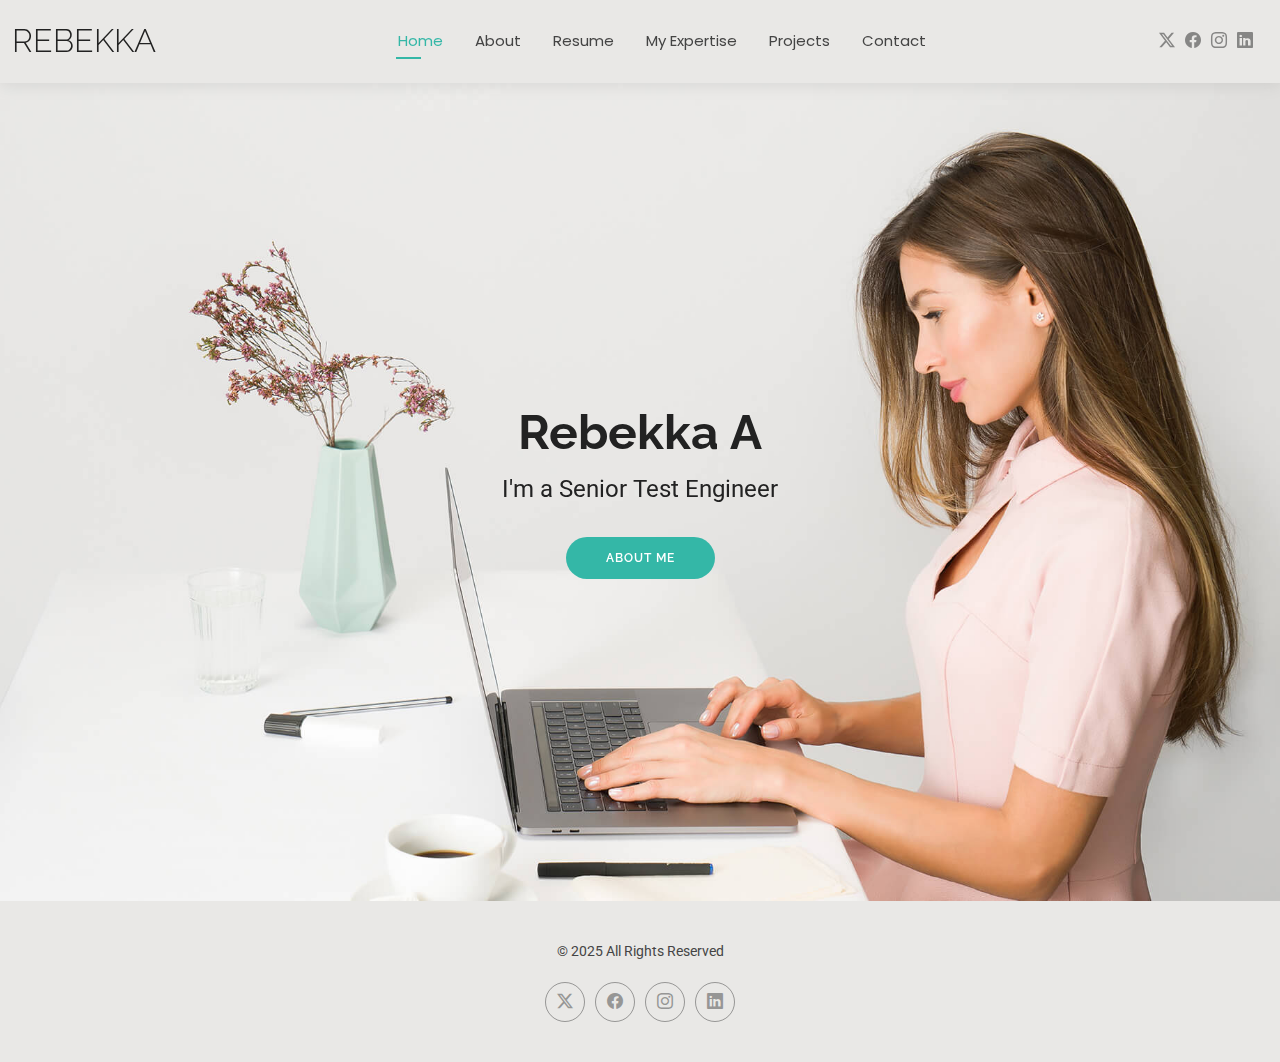
<file: index.html>
<!DOCTYPE html>
<html lang="en">

<head>
  <meta charset="utf-8">
  <meta content="width=device-width, initial-scale=1.0" name="viewport">
  <title>Index</title>
  <meta name="description" content="">
  <meta name="keywords" content="">

  <!-- Favicons -->
  <link href="assets/img/favicon.png" rel="icon">
  <link href="assets/img/apple-touch-icon.png" rel="apple-touch-icon">

  <!-- Fonts -->
  <link href="https://fonts.googleapis.com" rel="preconnect">
  <link href="https://fonts.gstatic.com" rel="preconnect" crossorigin>
  <link href="https://fonts.googleapis.com/css2?family=Roboto:ital,wght@0,100;0,300;0,400;0,500;0,700;0,900;1,100;1,300;1,400;1,500;1,700;1,900&family=Poppins:ital,wght@0,100;0,200;0,300;0,400;0,500;0,600;0,700;0,800;0,900;1,100;1,200;1,300;1,400;1,500;1,600;1,700;1,800;1,900&family=Raleway:ital,wght@0,100;0,200;0,300;0,400;0,500;0,600;0,700;0,800;0,900;1,100;1,200;1,300;1,400;1,500;1,600;1,700;1,800;1,900&display=swap" rel="stylesheet">

  <!-- Vendor CSS Files -->
  <link href="assets/vendor/bootstrap/css/bootstrap.min.css" rel="stylesheet">
  <link href="assets/vendor/bootstrap-icons/bootstrap-icons.css" rel="stylesheet">
  <link href="assets/vendor/aos/aos.css" rel="stylesheet">
  <link href="assets/vendor/swiper/swiper-bundle.min.css" rel="stylesheet">
  <link href="assets/vendor/glightbox/css/glightbox.min.css" rel="stylesheet">

  <!-- Main CSS File -->
  <link href="assets/css/main.css" rel="stylesheet">

  <!-- =======================================================
  * Template Name: Kelly
  * Template URL: https://bootstrapmade.com/kelly-free-bootstrap-cv-resume-html-template/
  * Updated: Aug 07 2024 with Bootstrap v5.3.3
  * Author: BootstrapMade.com
  * License: https://bootstrapmade.com/license/
  ======================================================== -->
</head>

<body class="index-page">

  <header id="header" class="header d-flex align-items-center light-background sticky-top">
    <div class="container-fluid position-relative d-flex align-items-center justify-content-between">

      <a href="index.html" class="logo d-flex align-items-center me-auto me-xl-0">
        <!-- Uncomment the line below if you also wish to use an image logo -->
        <!-- <img src="assets/img/logo.png" alt=""> -->
        <h1 class="sitename">Rebekka</h1>
      </a>

      <nav id="navmenu" class="navmenu">
        <ul>
          <li><a href="index.html" class="active">Home</a></li>
          <li><a href="about.html">About</a></li>
          <li><a href="resume.html">Resume</a></li>
          <li><a href="MyExpertise.html">My Expertise</a></li>
          <li><a href="portfolio.html">Projects</a></li>
           <!--<li class="dropdown"><a href="#"><span>Dropdown</span> <i class="bi bi-chevron-down toggle-dropdown"></i></a>
            <ul>
              <li><a href="#">Dropdown 1</a></li>
              <li class="dropdown"><a href="#"><span>Deep Dropdown</span> <i class="bi bi-chevron-down toggle-dropdown"></i></a>
                <ul>
                  <li><a href="#">Deep Dropdown 1</a></li>
                  <li><a href="#">Deep Dropdown 2</a></li>
                  <li><a href="#">Deep Dropdown 3</a></li>
                  <li><a href="#">Deep Dropdown 4</a></li>
                  <li><a href="#">Deep Dropdown 5</a></li>
                </ul>
              </li>
              <li><a href="#">Dropdown 2</a></li>
              <li><a href="#">Dropdown 3</a></li>
              <li><a href="#">Dropdown 4</a></li>
            </ul>
          </li>-->
          <li><a href="contact.html">Contact</a></li>
        </ul>
        <i class="mobile-nav-toggle d-xl-none bi bi-list"></i>
      </nav>

      <div class="header-social-links">
        <a href="#" class="twitter"><i class="bi bi-twitter-x"></i></a>
        <a href="#" class="facebook"><i class="bi bi-facebook"></i></a>
        <a href="#" class="instagram"><i class="bi bi-instagram"></i></a>
        <a href="#" class="linkedin"><i class="bi bi-linkedin"></i></a>
      </div>

    </div>
  </header>

  <main class="main">

    <!-- Hero Section -->
    <section id="hero" class="hero section">

      <img src="assets/img/hero-bg.jpg" alt="" data-aos="fade-in">

      <div class="container text-center" data-aos="zoom-out" data-aos-delay="100">
        <div class="row justify-content-center">
          <div class="col-lg-8">
            <h2>Rebekka A</h2>
            <p>I'm a Senior Test Engineer</p>
            <a href="about.html" class="btn-get-started">About Me</a>
          </div>
        </div>
      </div>

    </section><!-- /Hero Section -->

  </main>

  <footer id="footer" class="footer light-background">

    <div class="container">
      <div class="copyright text-center ">
        <p>© <span>2025</span> <span>All Rights Reserved<br></span></p>
      </div>
      <div class="social-links d-flex justify-content-center">
        <a href=""><i class="bi bi-twitter-x"></i></a>
        <a href="https://www.facebook.com/samrebey.samrebey/"><i class="bi bi-facebook"></i></a>
        <a href=""><i class="bi bi-instagram"></i></a>
        <a href=""><i class="bi bi-linkedin"></i></a>
      </div>
    </div>

  </footer>

  <!-- Scroll Top -->
  <a href="#" id="scroll-top" class="scroll-top d-flex align-items-center justify-content-center"><i class="bi bi-arrow-up-short"></i></a>

  <!-- Preloader -->
  <div id="preloader"></div>

  <!-- Vendor JS Files -->
  <script src="assets/vendor/bootstrap/js/bootstrap.bundle.min.js"></script>
  <script src="assets/vendor/php-email-form/validate.js"></script>
  <script src="assets/vendor/aos/aos.js"></script>
  <script src="assets/vendor/waypoints/noframework.waypoints.js"></script>
  <script src="assets/vendor/purecounter/purecounter_vanilla.js"></script>
  <script src="assets/vendor/swiper/swiper-bundle.min.js"></script>
  <script src="assets/vendor/glightbox/js/glightbox.min.js"></script>
  <script src="assets/vendor/imagesloaded/imagesloaded.pkgd.min.js"></script>
  <script src="assets/vendor/isotope-layout/isotope.pkgd.min.js"></script>

  <!-- Main JS File -->
  <script src="assets/js/main.js"></script>

</body>

</html>
</file>
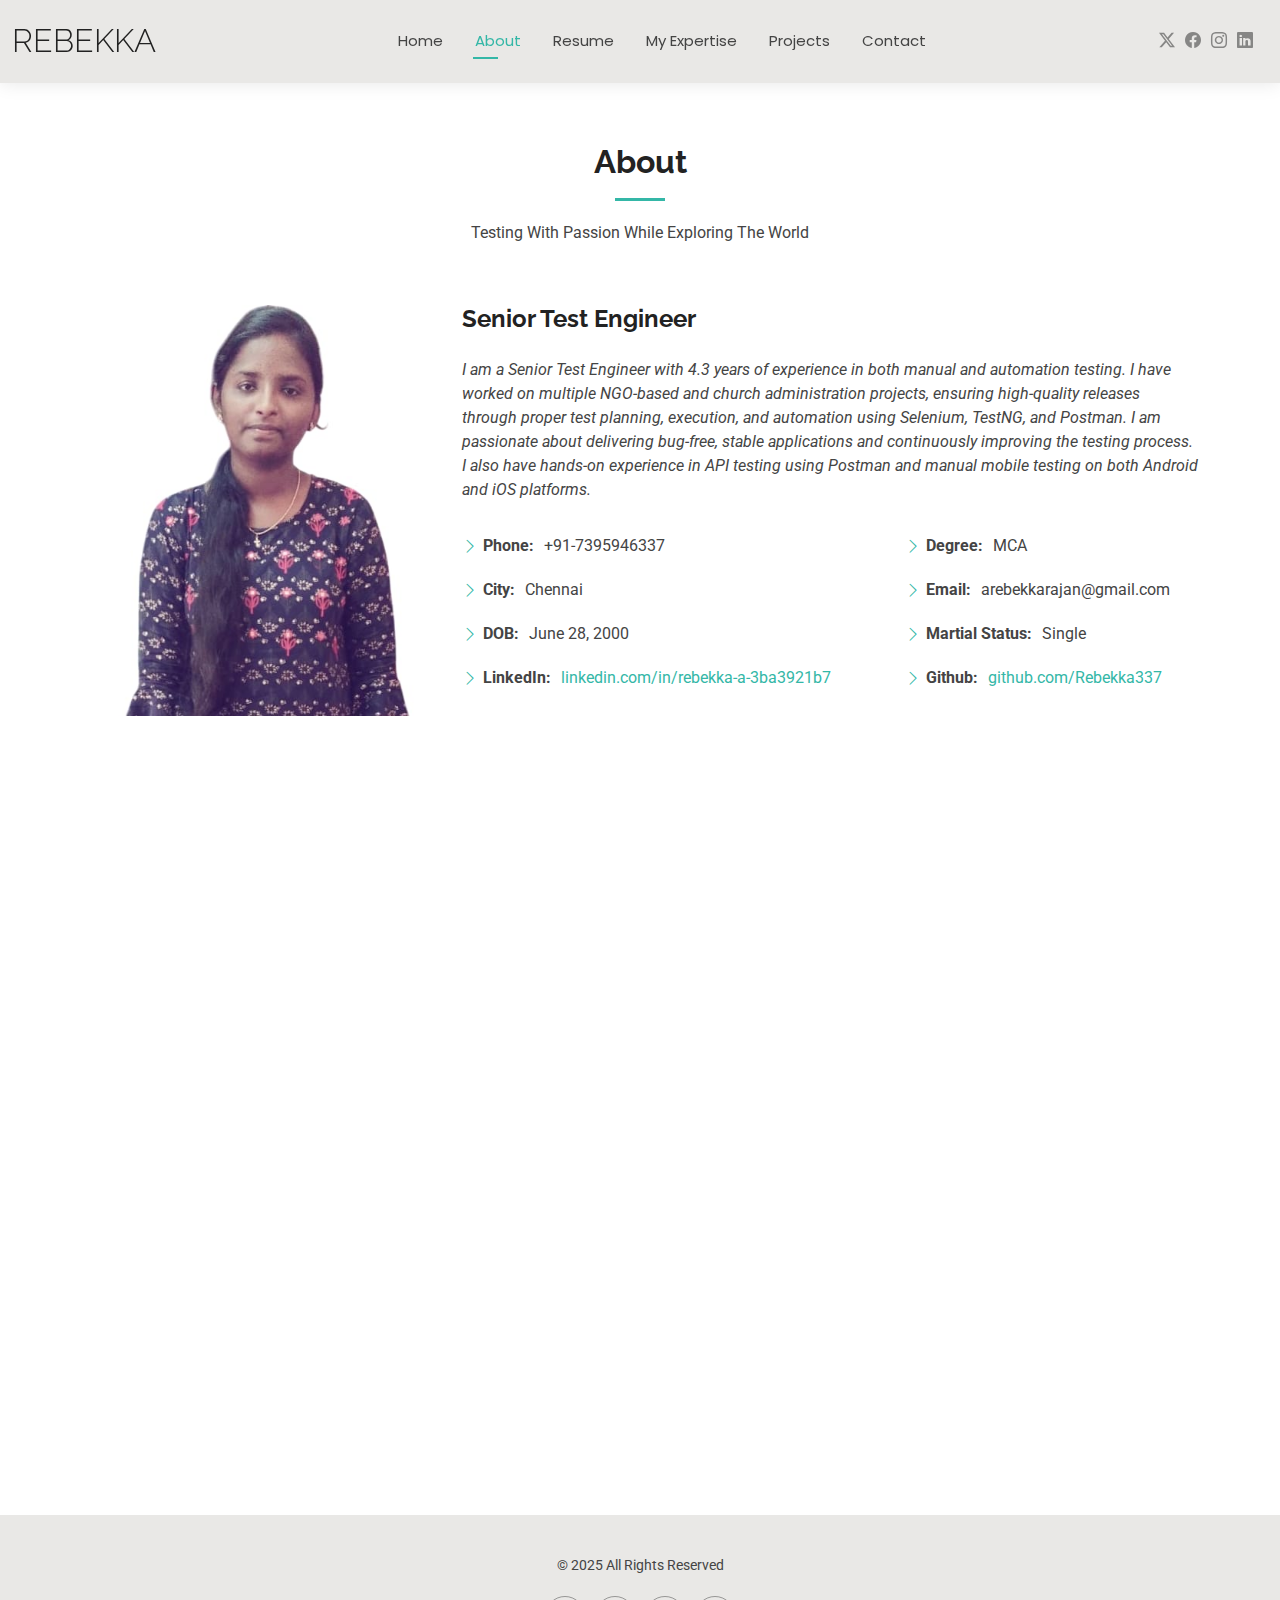
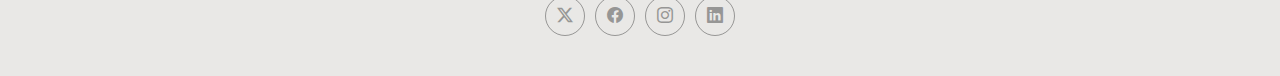
<file: about.html>
<!DOCTYPE html>
<html lang="en">

<head>
  <meta charset="utf-8">
  <meta content="width=device-width, initial-scale=1.0" name="viewport">
  <title>About</title>
  <meta name="description" content="">
  <meta name="keywords" content="">

  <!-- Favicons -->
  <link href="assets/img/favicon.png" rel="icon">
  <link href="assets/img/apple-touch-icon.png" rel="apple-touch-icon">

  <!-- Fonts -->
  <link href="https://fonts.googleapis.com" rel="preconnect">
  <link href="https://fonts.gstatic.com" rel="preconnect" crossorigin>
  <link href="https://fonts.googleapis.com/css2?family=Roboto:ital,wght@0,100;0,300;0,400;0,500;0,700;0,900;1,100;1,300;1,400;1,500;1,700;1,900&family=Poppins:ital,wght@0,100;0,200;0,300;0,400;0,500;0,600;0,700;0,800;0,900;1,100;1,200;1,300;1,400;1,500;1,600;1,700;1,800;1,900&family=Raleway:ital,wght@0,100;0,200;0,300;0,400;0,500;0,600;0,700;0,800;0,900;1,100;1,200;1,300;1,400;1,500;1,600;1,700;1,800;1,900&display=swap" rel="stylesheet">

  <!-- Vendor CSS Files -->
  <link href="assets/vendor/bootstrap/css/bootstrap.min.css" rel="stylesheet">
  <link href="assets/vendor/bootstrap-icons/bootstrap-icons.css" rel="stylesheet">
  <link href="assets/vendor/aos/aos.css" rel="stylesheet">
  <link href="assets/vendor/swiper/swiper-bundle.min.css" rel="stylesheet">
  <link href="assets/vendor/glightbox/css/glightbox.min.css" rel="stylesheet">

  <!-- Main CSS File -->
  <link href="assets/css/main.css" rel="stylesheet">

  <!-- =======================================================
  * Template Name: Kelly
  * Template URL: https://bootstrapmade.com/kelly-free-bootstrap-cv-resume-html-template/
  * Updated: Aug 07 2024 with Bootstrap v5.3.3
  * Author: BootstrapMade.com
  * License: https://bootstrapmade.com/license/
  ======================================================== -->
</head>

<body class="about-page">

  <header id="header" class="header d-flex align-items-center light-background sticky-top">
    <div class="container-fluid position-relative d-flex align-items-center justify-content-between">

      <a href="index.html" class="logo d-flex align-items-center me-auto me-xl-0">
        <!-- Uncomment the line below if you also wish to use an image logo -->
        <!-- <img src="assets/img/logo.png" alt=""> -->
        <h1 class="sitename">Rebekka</h1>
      </a>

      <nav id="navmenu" class="navmenu">
        <ul>
          <li><a href="index.html">Home</a></li>
          <li><a href="about.html" class="active">About</a></li>
          <li><a href="resume.html">Resume</a></li>
          <li><a href="MyExpertise.html">My Expertise</a></li>
          <li><a href="portfolio.html">Projects</a></li>
         <!--  <li class="dropdown"><a href="#"><span>Dropdown</span> <i class="bi bi-chevron-down toggle-dropdown"></i></a>
            <ul>
              <li><a href="#">Dropdown 1</a></li>
              <li class="dropdown"><a href="#"><span>Deep Dropdown</span> <i class="bi bi-chevron-down toggle-dropdown"></i></a>
                <ul>
                  <li><a href="#">Deep Dropdown 1</a></li>
                  <li><a href="#">Deep Dropdown 2</a></li>
                  <li><a href="#">Deep Dropdown 3</a></li>
                  <li><a href="#">Deep Dropdown 4</a></li>
                  <li><a href="#">Deep Dropdown 5</a></li>
                </ul>
              </li>
              <li><a href="#">Dropdown 2</a></li>
              <li><a href="#">Dropdown 3</a></li>
              <li><a href="#">Dropdown 4</a></li>
            </ul>
          </li>-->
          <li><a href="contact.html">Contact</a></li>
        </ul>
        <i class="mobile-nav-toggle d-xl-none bi bi-list"></i>
      </nav>

      <div class="header-social-links">
        <a href="#" class="twitter"><i class="bi bi-twitter-x"></i></a>
        <a href="https://www.facebook.com/samrebey.samrebey/" class="facebook"><i class="bi bi-facebook"></i></a>
        <a href="#" class="instagram"><i class="bi bi-instagram"></i></a>
        <a href="#" class="linkedin"><i class="bi bi-linkedin"></i></a>
      </div>

    </div>
  </header>

  <main class="main">

    <!-- About Section -->
    <section id="about" class="about section">

      <!-- Section Title -->
      <div class="container section-title" data-aos="fade-up">
        <h2>About</h2>
        <p>Testing With Passion While Exploring The World</p>
      </div><!-- End Section Title -->

      <div class="container" data-aos="fade-up" data-aos-delay="100">

        <div class="row gy-4 justify-content-center">
          <div class="col-lg-4">
            <img src="assets/img/profile-img.jpg" class="img-fluid" alt="">
          </div>
          <div class="col-lg-8 content">
            <h2>Senior Test Engineer</h2>
            <p class="fst-italic py-3">
              I am a Senior Test Engineer with 4.3 years of experience in both manual and automation testing. I have worked on multiple NGO-based and church administration projects, ensuring high-quality releases through proper test planning, execution, and automation using Selenium, TestNG, and Postman. I am passionate about delivering bug-free, stable applications and continuously improving the testing process. I also have hands-on experience in API testing using Postman and manual mobile testing on both Android and iOS platforms.
            </p>
            <div class="row">
              <div class="col-lg-7">
                <ul>
                  <li><i class="bi bi-chevron-right"></i> <strong>Phone:</strong> <span>+91-7395946337</span></li>
                  <li><i class="bi bi-chevron-right"></i> <strong>City:</strong> <span>Chennai</span></li>
                  <li><i class="bi bi-chevron-right"></i> <strong>DOB:</strong> <span>June 28, 2000</span></li>
                  <li><i class="bi bi-chevron-right"></i> <strong>LinkedIn:</strong> <a href="https://www.linkedin.com/in/rebekka-a-3ba3921b7" target="_blank">linkedin.com/in/rebekka-a-3ba3921b7</a></li>
                </ul>
              </div>
              <div class="col-lg-5">
                <ul>
                  <li><i class="bi bi-chevron-right"></i> <strong>Degree:</strong> <span>MCA</span></li>
                  <li><i class="bi bi-chevron-right"></i> <strong>Email:</strong> <span>arebekkarajan@gmail.com</span></li>
                  <li><i class="bi bi-chevron-right"></i> <strong>Martial Status:</strong> <span>Single</span></li>
                  <li><i class="bi bi-chevron-right"></i> <strong>Github:</strong> <a href="https://github.com/Rebekka337" target="_blank">github.com/Rebekka337</a></li>
                </ul>
              </div>
            </div>
          </div>
        </div>

      </div>

    </section><!-- /About Section -->

    <!-- Skills Section -->
    <section id="skills" class="skills section">

      <!-- Section Title -->
      <div class="container section-title" data-aos="fade-up">
        <h2>Skills</h2>
        <p></p>
      </div><!-- End Section Title -->

      <div class="container" data-aos="fade-up" data-aos-delay="100">

        <div class="row skills-content skills-animation">

          <div class="col-lg-6">

            <div class="progress">
              <span class="skill"><span>Selenium WebDriver with Java</span> <i class="val">100%</i></span>
              <div class="progress-bar-wrap">
                <div class="progress-bar" role="progressbar" aria-valuenow="100" aria-valuemin="0" aria-valuemax="100"></div>
              </div>
            </div><!-- End Skills Item -->

            <div class="progress">
              <span class="skill"><span>TestNG Framework</span> <i class="val">90%</i></span>
              <div class="progress-bar-wrap">
                <div class="progress-bar" role="progressbar" aria-valuenow="90" aria-valuemin="0" aria-valuemax="100"></div>
              </div>
            </div><!-- End Skills Item -->

            <div class="progress">
              <span class="skill"><span>Maven for Build Management</span> <i class="val">90%</i></span>
              <div class="progress-bar-wrap">
                <div class="progress-bar" role="progressbar" aria-valuenow="90" aria-valuemin="0" aria-valuemax="100"></div>
              </div>
            </div><!-- End Skills Item -->

          </div>

          <div class="col-lg-6">

            <div class="progress">
              <span class="skill"><span>Page Object Model (POM) Design</span> <i class="val">100%</i></span>
              <div class="progress-bar-wrap">
                <div class="progress-bar" role="progressbar" aria-valuenow="100" aria-valuemin="0" aria-valuemax="100"></div>
              </div>
            </div><!-- End Skills Item -->

            <div class="progress">
              <span class="skill"><span></span>Data-Driven Testing (Apache POI) <i class="val">100%</i></span>
              <div class="progress-bar-wrap">
                <div class="progress-bar" role="progressbar" aria-valuenow="100" aria-valuemin="0" aria-valuemax="100"></div>
              </div>
            </div><!-- End Skills Item -->

            <div class="progress">
              <span class="skill"><span>Git & GitHub for Version Control</span> <i class="val">90%</i></span>
              <div class="progress-bar-wrap">
                <div class="progress-bar" role="progressbar" aria-valuenow="90" aria-valuemin="0" aria-valuemax="100"></div>
              </div>
            </div><!-- End Skills Item -->

          </div>

          <div class="col-lg-6">

            <div class="progress">
              <span class="skill"><span>Cross-browser Testing</span> <i class="val">95%</i></span>
              <div class="progress-bar-wrap">
                <div class="progress-bar" role="progressbar" aria-valuenow="95" aria-valuemin="0" aria-valuemax="100"></div>
              </div>
            </div><!-- End Skills Item -->

            <div class="progress">
              <span class="skill"><span></span>Jenkins for CI/CD Integration <i class="val">90%</i></span>
              <div class="progress-bar-wrap">
                <div class="progress-bar" role="progressbar" aria-valuenow="90" aria-valuemin="0" aria-valuemax="100"></div>
              </div>
            </div><!-- End Skills Item -->

            <div class="progress">
              <span class="skill"><span>WebDriverManager for Driver Setup</span> <i class="val">100%</i></span>
              <div class="progress-bar-wrap">
                <div class="progress-bar" role="progressbar" aria-valuenow="100" aria-valuemin="0" aria-valuemax="100"></div>
              </div>
            </div><!-- End Skills Item -->

            <div class="progress">
              <span class="skill"><span>Basic SQL for Database Validation</span> <i class="val">80%</i></span>
              <div class="progress-bar-wrap">
                <div class="progress-bar" role="progressbar" aria-valuenow="80" aria-valuemin="0" aria-valuemax="100"></div>
              </div>
            </div><!-- End Skills Item -->

            <div class="progress">
              <span class="skill"><span>API Testing using Postman </span> <i class="val">100%</i></span>
              <div class="progress-bar-wrap">
                <div class="progress-bar" role="progressbar" aria-valuenow="100" aria-valuemin="0" aria-valuemax="100"></div>
              </div>
            </div><!-- End Skills Item -->

          </div>

          <div class="col-lg-6">

            <div class="progress">
              <span class="skill"><span>Test Case Design & Execution</span> <i class="val">95%</i></span>
              <div class="progress-bar-wrap">
                <div class="progress-bar" role="progressbar" aria-valuenow="95" aria-valuemin="0" aria-valuemax="100"></div>
              </div>
            </div><!-- End Skills Item -->

            <div class="progress">
              <span class="skill"><span></span>Functional & Regression Testing <i class="val">95%</i></span>
              <div class="progress-bar-wrap">
                <div class="progress-bar" role="progressbar" aria-valuenow="95" aria-valuemin="0" aria-valuemax="100"></div>
              </div>
            </div><!-- End Skills Item -->

            <div class="progress">
              <span class="skill"><span>Defect Reporting (JIRA / Azure DevOps)</span> <i class="val">90%</i></span>
              <div class="progress-bar-wrap">
                <div class="progress-bar" role="progressbar" aria-valuenow="90" aria-valuemin="0" aria-valuemax="100"></div>
              </div>
            </div><!-- End Skills Item -->

            <div class="progress">
              <span class="skill"><span>Agile / Scrum Methodology</span> <i class="val">95%</i></span>
              <div class="progress-bar-wrap">
                <div class="progress-bar" role="progressbar" aria-valuenow="95" aria-valuemin="0" aria-valuemax="100"></div>
              </div>
            </div><!-- End Skills Item -->

            <div class="progress">
              <span class="skill"><span>JSON Response Validation</span> <i class="val">95%</i></span>
              <div class="progress-bar-wrap">
                <div class="progress-bar" role="progressbar" aria-valuenow="95" aria-valuemin="0" aria-valuemax="100"></div>
              </div>
            </div><!-- End Skills Item -->

          </div>

        </div>

      </div>

    </section><!-- /Skills Section -->

  </main>

  <footer id="footer" class="footer light-background">

    <div class="container">
      <div class="copyright text-center ">
        <p>© <span>2025</span> <span>All Rights Reserved<br></span></p>
      </div>
      <div class="social-links d-flex justify-content-center">
        <a href=""><i class="bi bi-twitter-x"></i></a>
        <a href="https://www.facebook.com/samrebey.samrebey/"><i class="bi bi-facebook"></i></a>
        <a href=""><i class="bi bi-instagram"></i></a>
        <a href="https://www.linkedin.com/in/rebekka-a-3ba3921b7"><i class="bi bi-linkedin"></i></a>
      </div>
    </div>

  </footer>

  <!-- Scroll Top -->
  <a href="#" id="scroll-top" class="scroll-top d-flex align-items-center justify-content-center"><i class="bi bi-arrow-up-short"></i></a>

  <!-- Preloader -->
  <div id="preloader"></div>

  <!-- Vendor JS Files -->
  <script src="assets/vendor/bootstrap/js/bootstrap.bundle.min.js"></script>
  <script src="assets/vendor/php-email-form/validate.js"></script>
  <script src="assets/vendor/aos/aos.js"></script>
  <script src="assets/vendor/waypoints/noframework.waypoints.js"></script>
  <script src="assets/vendor/purecounter/purecounter_vanilla.js"></script>
  <script src="assets/vendor/swiper/swiper-bundle.min.js"></script>
  <script src="assets/vendor/glightbox/js/glightbox.min.js"></script>
  <script src="assets/vendor/imagesloaded/imagesloaded.pkgd.min.js"></script>
  <script src="assets/vendor/isotope-layout/isotope.pkgd.min.js"></script>

  <!-- Main JS File -->
  <script src="assets/js/main.js"></script>

</body>

</html>
</file>
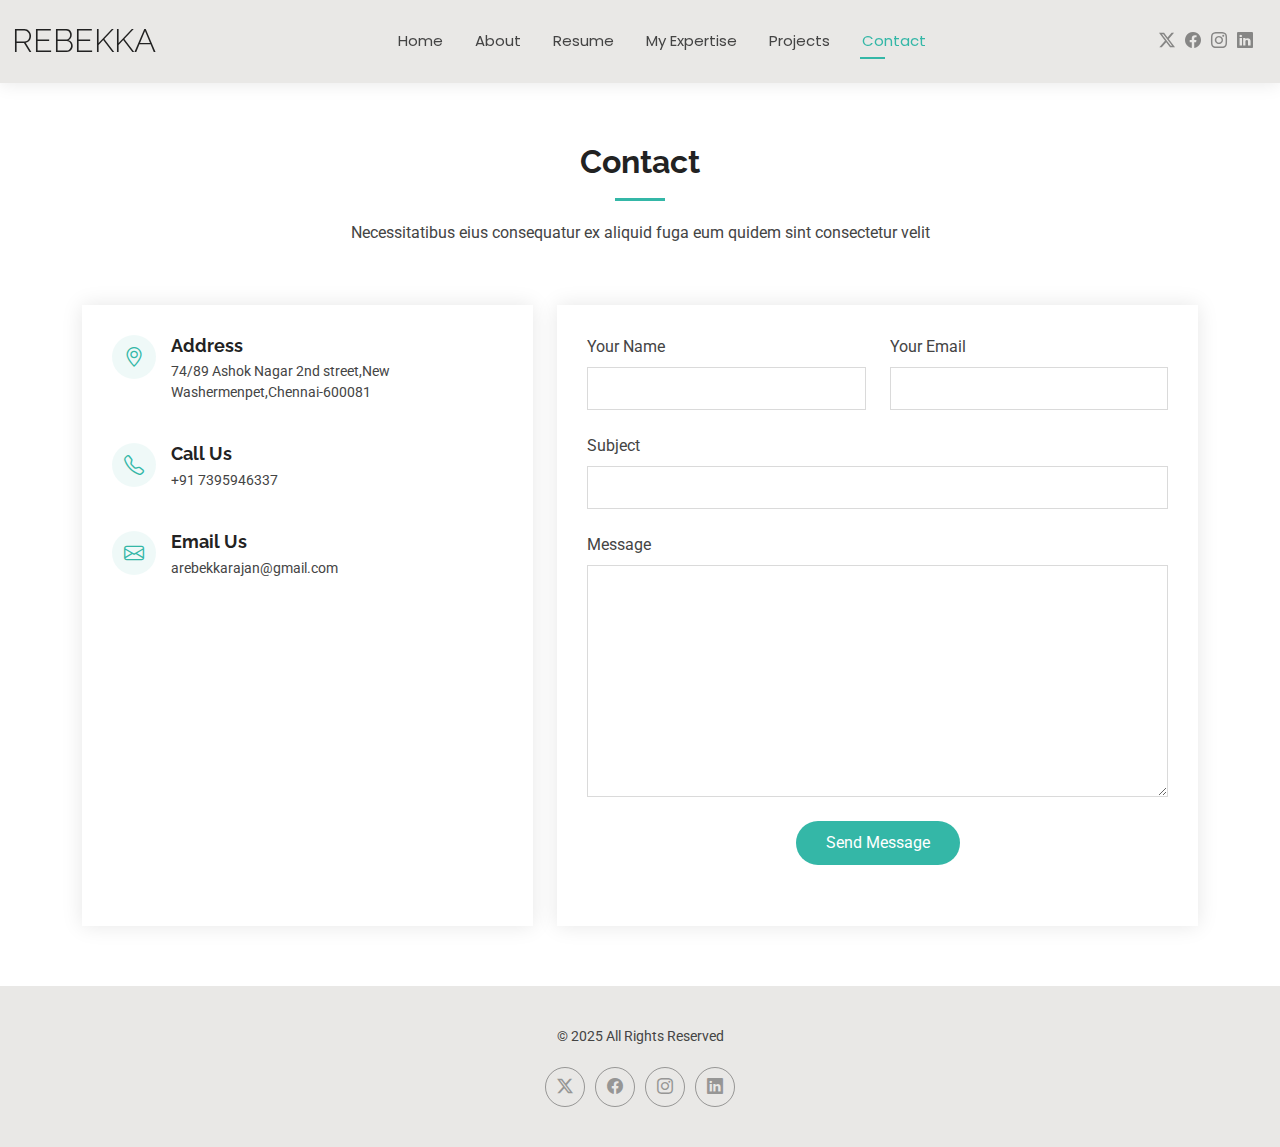
<file: contact.html>
<!DOCTYPE html>
<html lang="en">

<head>
  <meta charset="utf-8">
  <meta content="width=device-width, initial-scale=1.0" name="viewport">
  <title>Contact</title>
  <meta name="description" content="">
  <meta name="keywords" content="">

  <!-- Favicons -->
  <link href="assets/img/favicon.png" rel="icon">
  <link href="assets/img/apple-touch-icon.png" rel="apple-touch-icon">

  <!-- Fonts -->
  <link href="https://fonts.googleapis.com" rel="preconnect">
  <link href="https://fonts.gstatic.com" rel="preconnect" crossorigin>
  <link href="https://fonts.googleapis.com/css2?family=Roboto:ital,wght@0,100;0,300;0,400;0,500;0,700;0,900;1,100;1,300;1,400;1,500;1,700;1,900&family=Poppins:ital,wght@0,100;0,200;0,300;0,400;0,500;0,600;0,700;0,800;0,900;1,100;1,200;1,300;1,400;1,500;1,600;1,700;1,800;1,900&family=Raleway:ital,wght@0,100;0,200;0,300;0,400;0,500;0,600;0,700;0,800;0,900;1,100;1,200;1,300;1,400;1,500;1,600;1,700;1,800;1,900&display=swap" rel="stylesheet">

  <!-- Vendor CSS Files -->
  <link href="assets/vendor/bootstrap/css/bootstrap.min.css" rel="stylesheet">
  <link href="assets/vendor/bootstrap-icons/bootstrap-icons.css" rel="stylesheet">
  <link href="assets/vendor/aos/aos.css" rel="stylesheet">
  <link href="assets/vendor/swiper/swiper-bundle.min.css" rel="stylesheet">
  <link href="assets/vendor/glightbox/css/glightbox.min.css" rel="stylesheet">

  <!-- Main CSS File -->
  <link href="assets/css/main.css" rel="stylesheet">

  <!-- =======================================================
  * Template Name: Kelly
  * Template URL: https://bootstrapmade.com/kelly-free-bootstrap-cv-resume-html-template/
  * Updated: Aug 07 2024 with Bootstrap v5.3.3
  * Author: BootstrapMade.com
  * License: https://bootstrapmade.com/license/
  ======================================================== -->
</head>

<body class="contact-page">

  <header id="header" class="header d-flex align-items-center light-background sticky-top">
    <div class="container-fluid position-relative d-flex align-items-center justify-content-between">

      <a href="index.html" class="logo d-flex align-items-center me-auto me-xl-0">
        <!-- Uncomment the line below if you also wish to use an image logo -->
        <!-- <img src="assets/img/logo.png" alt=""> -->
        <h1 class="sitename">Rebekka</h1>
      </a>

      <nav id="navmenu" class="navmenu">
        <ul>
          <li><a href="index.html">Home</a></li>
          <li><a href="about.html">About</a></li>
          <li><a href="resume.html">Resume</a></li>
          <li><a href="MyExpertise.html">My Expertise</a></li>
          <li><a href="portfolio.html">Projects</a></li>
          <!--<li class="dropdown"><a href="#"><span>Dropdown</span> <i class="bi bi-chevron-down toggle-dropdown"></i></a>
            <ul>
              <li><a href="#">Dropdown 1</a></li>
              <li class="dropdown"><a href="#"><span>Deep Dropdown</span> <i class="bi bi-chevron-down toggle-dropdown"></i></a>
                <ul>
                  <li><a href="#">Deep Dropdown 1</a></li>
                  <li><a href="#">Deep Dropdown 2</a></li>
                  <li><a href="#">Deep Dropdown 3</a></li>
                  <li><a href="#">Deep Dropdown 4</a></li>
                  <li><a href="#">Deep Dropdown 5</a></li>
                </ul>
              </li>
              <li><a href="#">Dropdown 2</a></li>
              <li><a href="#">Dropdown 3</a></li>
              <li><a href="#">Dropdown 4</a></li>
            </ul>
          </li>-->
          <li><a href="contact.html" class="active">Contact</a></li>
        </ul>
        <i class="mobile-nav-toggle d-xl-none bi bi-list"></i>
      </nav>

      <div class="header-social-links">
        <a href="#" class="twitter"><i class="bi bi-twitter-x"></i></a>
        <a href="https://www.facebook.com/samrebey.samrebey/" class="facebook"><i class="bi bi-facebook"></i></a>
        <a href="#" class="instagram"><i class="bi bi-instagram"></i></a>
        <a href="#" class="linkedin"><i class="bi bi-linkedin"></i></a>
      </div>

    </div>
  </header>

  <main class="main">

    <!-- Contact Section -->
    <section id="contact" class="contact section">

      <!-- Section Title -->
      <div class="container section-title" data-aos="fade-up">
        <h2>Contact</h2>
        <p>Necessitatibus eius consequatur ex aliquid fuga eum quidem sint consectetur velit</p>
      </div><!-- End Section Title -->

      <div class="container" data-aos="fade-up" data-aos-delay="100">

        <div class="row gy-4">

          <div class="col-lg-5">

            <div class="info-wrap">
              <div class="info-item d-flex" data-aos="fade-up" data-aos-delay="200">
                <i class="bi bi-geo-alt flex-shrink-0"></i>
                <div>
                  <h3>Address</h3>
                  <p>74/89 Ashok Nagar 2nd street,New Washermenpet,Chennai-600081</p>
                </div>
              </div><!-- End Info Item -->

              <div class="info-item d-flex" data-aos="fade-up" data-aos-delay="300">
                <i class="bi bi-telephone flex-shrink-0"></i>
                <div>
                  <h3>Call Us</h3>
                  <p>+91 7395946337</p>
                </div>
              </div><!-- End Info Item -->

              <div class="info-item d-flex" data-aos="fade-up" data-aos-delay="400">
                <i class="bi bi-envelope flex-shrink-0"></i>
                <div>
                  <h3>Email Us</h3>
                  <p>arebekkarajan@gmail.com</p>
                </div>
              </div><!-- End Info Item -->

              <iframe src="https://www.google.com/maps/embed?pb=!1m14!1m8!1m3!1d48389.78314118045!2d-74.006138!3d40.710059!3m2!1i1024!2i768!4f13.1!3m3!1m2!1s0x89c25a22a3bda30d%3A0xb89d1fe6bc499443!2sDowntown%20Conference%20Center!5e0!3m2!1sen!2sus!4v1676961268712!5m2!1sen!2sus" frameborder="0" style="border:0; width: 100%; height: 270px;" allowfullscreen="" loading="lazy" referrerpolicy="no-referrer-when-downgrade"></iframe>
            </div>
          </div>

          <div class="col-lg-7">
            <form action="forms/contact.php" method="post" class="php-email-form" data-aos="fade-up" data-aos-delay="200">
              <div class="row gy-4">

                <div class="col-md-6">
                  <label for="name-field" class="pb-2">Your Name</label>
                  <input type="text" name="name" id="name-field" class="form-control" required="">
                </div>

                <div class="col-md-6">
                  <label for="email-field" class="pb-2">Your Email</label>
                  <input type="email" class="form-control" name="email" id="email-field" required="">
                </div>

                <div class="col-md-12">
                  <label for="subject-field" class="pb-2">Subject</label>
                  <input type="text" class="form-control" name="subject" id="subject-field" required="">
                </div>

                <div class="col-md-12">
                  <label for="message-field" class="pb-2">Message</label>
                  <textarea class="form-control" name="message" rows="10" id="message-field" required=""></textarea>
                </div>

                <div class="col-md-12 text-center">
                  <div class="loading">Loading</div>
                  <div class="error-message"></div>
                  <div class="sent-message">Your message has been sent. Thank you!</div>

                  <button type="submit">Send Message</button>
                </div>

              </div>
            </form>
          </div><!-- End Contact Form -->

        </div>

      </div>

    </section><!-- /Contact Section -->

  </main>

  <footer id="footer" class="footer light-background">

    <div class="container">
      <div class="copyright text-center ">
        <p>© <span>2025</span> <span>All Rights Reserved<br></span></p>
      </div>
      <div class="social-links d-flex justify-content-center">
        <a href=""><i class="bi bi-twitter-x"></i></a>
        <a href=""><i class="bi bi-facebook"></i></a>
        <a href=""><i class="bi bi-instagram"></i></a>
        <a href=""><i class="bi bi-linkedin"></i></a>
      </div>
    </div>

  </footer>

  <!-- Scroll Top -->
  <a href="#" id="scroll-top" class="scroll-top d-flex align-items-center justify-content-center"><i class="bi bi-arrow-up-short"></i></a>

  <!-- Preloader -->
  <div id="preloader"></div>

  <!-- Vendor JS Files -->
  <script src="assets/vendor/bootstrap/js/bootstrap.bundle.min.js"></script>
  <script src="assets/vendor/php-email-form/validate.js"></script>
  <script src="assets/vendor/aos/aos.js"></script>
  <script src="assets/vendor/waypoints/noframework.waypoints.js"></script>
  <script src="assets/vendor/purecounter/purecounter_vanilla.js"></script>
  <script src="assets/vendor/swiper/swiper-bundle.min.js"></script>
  <script src="assets/vendor/glightbox/js/glightbox.min.js"></script>
  <script src="assets/vendor/imagesloaded/imagesloaded.pkgd.min.js"></script>
  <script src="assets/vendor/isotope-layout/isotope.pkgd.min.js"></script>

  <!-- Main JS File -->
  <script src="assets/js/main.js"></script>

</body>

</html>
</file>
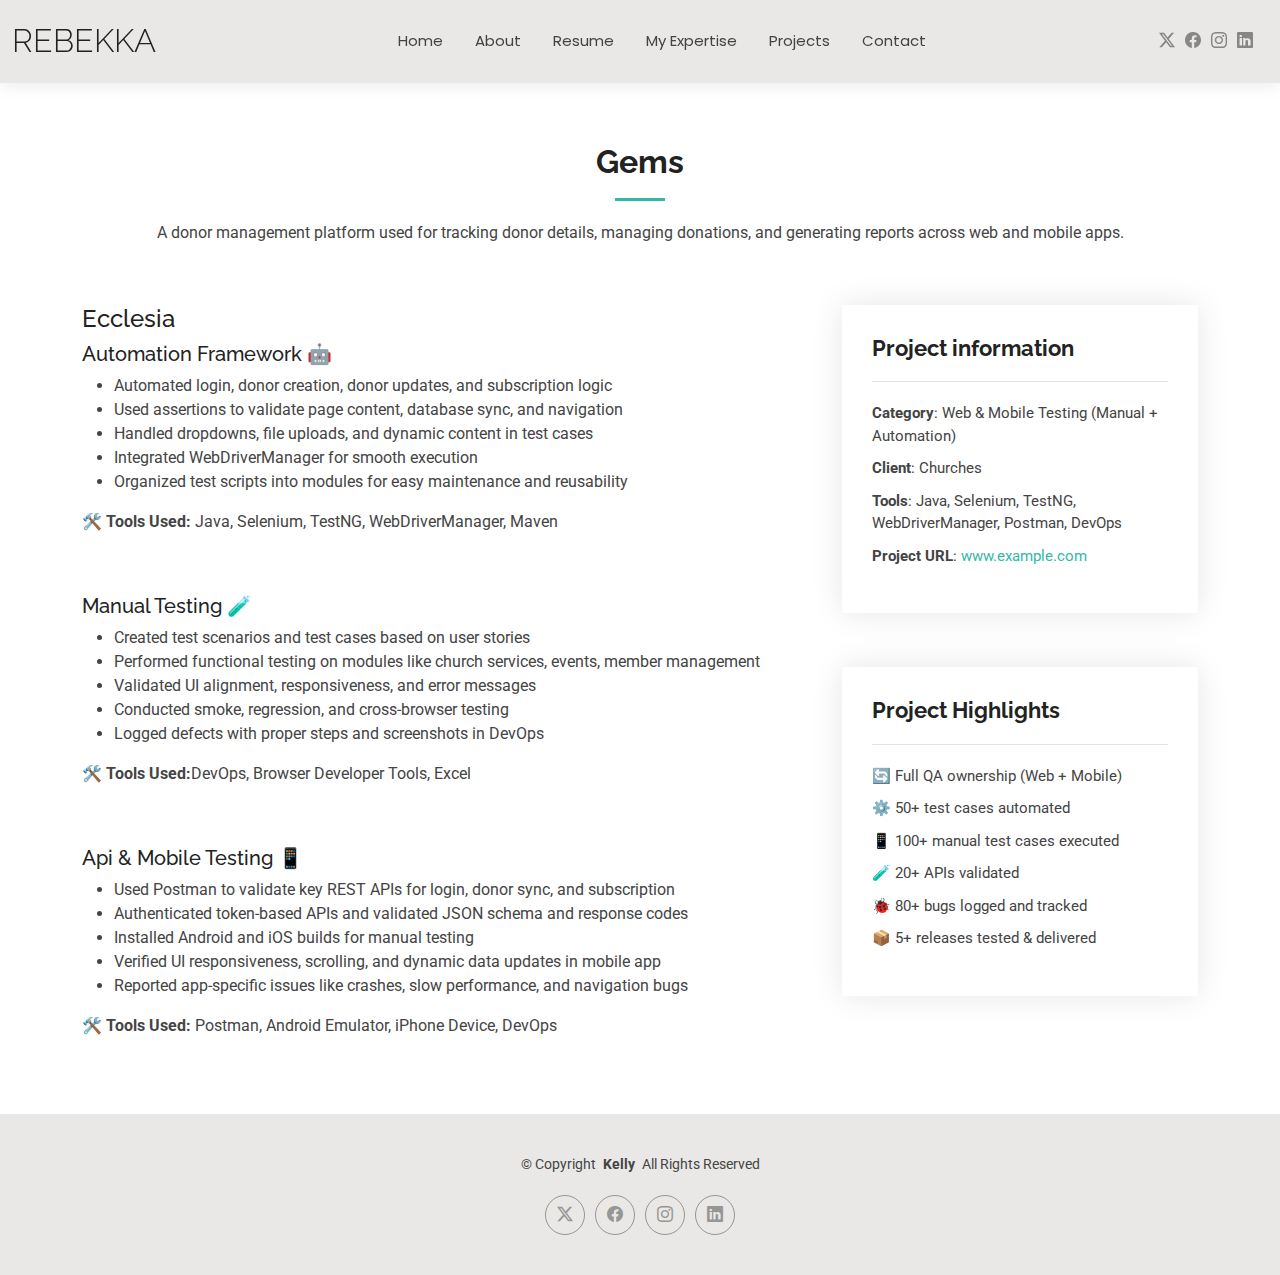
<file: Gems-Portfolio.html>
<!DOCTYPE html>
<html lang="en">

<head>
  <meta charset="utf-8">
  <meta content="width=device-width, initial-scale=1.0" name="viewport">
  <title>Gems</title>
  <meta name="description" content="">
  <meta name="keywords" content="">

  <!-- Favicons -->
  <link href="assets/img/favicon.png" rel="icon">
  <link href="assets/img/apple-touch-icon.png" rel="apple-touch-icon">

  <!-- Fonts -->
  <link href="https://fonts.googleapis.com" rel="preconnect">
  <link href="https://fonts.gstatic.com" rel="preconnect" crossorigin>
  <link href="https://fonts.googleapis.com/css2?family=Roboto:ital,wght@0,100;0,300;0,400;0,500;0,700;0,900;1,100;1,300;1,400;1,500;1,700;1,900&family=Poppins:ital,wght@0,100;0,200;0,300;0,400;0,500;0,600;0,700;0,800;0,900;1,100;1,200;1,300;1,400;1,500;1,600;1,700;1,800;1,900&family=Raleway:ital,wght@0,100;0,200;0,300;0,400;0,500;0,600;0,700;0,800;0,900;1,100;1,200;1,300;1,400;1,500;1,600;1,700;1,800;1,900&display=swap" rel="stylesheet">

  <!-- Vendor CSS Files -->
  <link href="assets/vendor/bootstrap/css/bootstrap.min.css" rel="stylesheet">
  <link href="assets/vendor/bootstrap-icons/bootstrap-icons.css" rel="stylesheet">
  <link href="assets/vendor/aos/aos.css" rel="stylesheet">
  <link href="assets/vendor/swiper/swiper-bundle.min.css" rel="stylesheet">
  <link href="assets/vendor/glightbox/css/glightbox.min.css" rel="stylesheet">

  <!-- Main CSS File -->
  <link href="assets/css/main.css" rel="stylesheet">

  <!-- =======================================================
  * Template Name: Kelly
  * Template URL: https://bootstrapmade.com/kelly-free-bootstrap-cv-resume-html-template/
  * Updated: Aug 07 2024 with Bootstrap v5.3.3
  * Author: BootstrapMade.com
  * License: https://bootstrapmade.com/license/
  ======================================================== -->
</head>

<body class="portfolio-details-page">

  <header id="header" class="header d-flex align-items-center light-background sticky-top">
    <div class="container-fluid position-relative d-flex align-items-center justify-content-between">

      <a href="index.html" class="logo d-flex align-items-center me-auto me-xl-0">
        <!-- Uncomment the line below if you also wish to use an image logo -->
        <!-- <img src="assets/img/logo.png" alt=""> -->
        <h1 class="sitename">Rebekka</h1>
      </a>

      <nav id="navmenu" class="navmenu">
        <ul>
          <li><a href="index.html">Home</a></li>
          <li><a href="about.html">About</a></li>
          <li><a href="resume.html">Resume</a></li>
          <li><a href="MyExpertise.html">My Expertise</a></li>
          <li><a href="portfolio.html">Projects</a></li>
          <!-- <li class="dropdown"><a href="#"><span>Dropdown</span> <i class="bi bi-chevron-down toggle-dropdown"></i></a>
            <ul>
              <li><a href="#">Dropdown 1</a></li>
              <li class="dropdown"><a href="#"><span>Deep Dropdown</span> <i class="bi bi-chevron-down toggle-dropdown"></i></a>
                <ul>
                  <li><a href="#">Deep Dropdown 1</a></li>
                  <li><a href="#">Deep Dropdown 2</a></li>
                  <li><a href="#">Deep Dropdown 3</a></li>
                  <li><a href="#">Deep Dropdown 4</a></li>
                  <li><a href="#">Deep Dropdown 5</a></li>
                </ul>
              </li>
              <li><a href="#">Dropdown 2</a></li>
              <li><a href="#">Dropdown 3</a></li>
              <li><a href="#">Dropdown 4</a></li>
            </ul>
          </li>-->
          <li><a href="contact.html">Contact</a></li>
        </ul>
        <i class="mobile-nav-toggle d-xl-none bi bi-list"></i>
      </nav>

      <div class="header-social-links">
        <a href="#" class="twitter"><i class="bi bi-twitter-x"></i></a>
        <a href="#" class="facebook"><i class="bi bi-facebook"></i></a>
        <a href="#" class="instagram"><i class="bi bi-instagram"></i></a>
        <a href="#" class="linkedin"><i class="bi bi-linkedin"></i></a>
      </div>

    </div>
  </header>

  <main class="main">

    <!-- Portfolio Details Section -->
    <section id="portfolio-details" class="portfolio-details section">

      <!-- Section Title -->
      <div class="container section-title" data-aos="fade-up">
        <h2>Gems</h2>
        <p> A donor management platform used for tracking donor details, managing donations, and generating reports across web and mobile apps.</p>
      </div><!-- End Section Title -->

      <div class="container" data-aos="fade-up" data-aos-delay="100">

        <div class="row gy-4">

         <!-- <div class="col-lg-8">
            <div class="portfolio-details-slider swiper init-swiper">

              <script type="application/json" class="swiper-config">
                {
                  "loop": true,
                  "speed": 600,
                  "autoplay": {
                    "delay": 5000
                  },
                  "slidesPerView": "auto",
                  "pagination": {
                    "el": ".swiper-pagination",
                    "type": "bullets",
                    "clickable": true
                  }
                }
              </script>

              <div class="swiper-wrapper align-items-center">

                <div class="swiper-slide">
                  <img src="assets/img/portfolio/app-1.jpg" alt="">
                </div>

                <div class="swiper-slide">
                  <img src="assets/img/portfolio/product-1.jpg" alt="">
                </div>

                <div class="swiper-slide">
                  <img src="assets/img/portfolio/branding-1.jpg" alt="">
                </div>

                <div class="swiper-slide">
                  <img src="assets/img/portfolio/books-1.jpg" alt="">
                </div>

              </div>
              <div class="swiper-pagination"></div>
            </div>
          </div>-->

          <div class="col-lg-8" data-aos="fade-up" data-aos-delay="200">
            <div class="resume-item">
              <h4>Ecclesia</h4>
              <h5>Automation Framework 🤖</h5>
              <ul>
                <li>Automated login, donor creation, donor updates, and subscription logic</li>
                <li>Used assertions to validate page content, database sync, and navigation</li>
                <li>Handled dropdowns, file uploads, and dynamic content in test cases</li>
                <li>Integrated WebDriverManager for smooth execution</li>
                <li>Organized test scripts into modules for easy maintenance and reusability</li>
              </ul>
              <p><strong>🛠️ Tools Used:</strong> Java, Selenium, TestNG, WebDriverManager, Maven</p>
              <br>
              <h5 style="margin-top: 20px;">Manual Testing 🧪</h5>
              <ul>
                <li>Created test scenarios and test cases based on user stories</li>
                <li>Performed functional testing on modules like church services, events, member management</li>
                <li>Validated UI alignment, responsiveness, and error messages</li>
                <li>Conducted smoke, regression, and cross-browser testing</li>
                <li>Logged defects with proper steps and screenshots in DevOps</li>
              </ul><p><strong>🛠️ Tools Used:</strong>DevOps, Browser Developer Tools, Excel</p>
              <br>
              <h5 style="margin-top: 20px;">Api & Mobile Testing 📱</h5>
              <ul>
                <li>Used Postman to validate key REST APIs for login, donor sync, and subscription</li>
                <li>Authenticated token-based APIs and validated JSON schema and response codes</li>
                <li>Installed Android and iOS builds for manual testing</li>
                <li>Verified UI responsiveness, scrolling, and dynamic data updates in mobile app</li>
                <li>Reported app-specific issues like crashes, slow performance, and navigation bugs</li>
              </ul>
               <p><strong>🛠️ Tools Used:</strong> Postman, Android Emulator, iPhone Device, DevOps</p>

            </div><!-- Edn Resume Item -->

          </div>

          <div class="col-lg-4">
            <div class="portfolio-info" data-aos="fade-up" data-aos-delay="200">
              <h3>Project information</h3>
              <ul>
                <li><strong>Category</strong>: Web & Mobile Testing (Manual + Automation)</li>
                <li><strong>Client</strong>: Churches</li>
                <li><strong>Tools</strong>: Java, Selenium, TestNG, WebDriverManager, Postman, DevOps</li>
                <li><strong>Project URL</strong>: <a href="#">www.example.com</a></li>
              </ul>
            </div><br>
            <div class="portfolio-info" data-aos="fade-up" data-aos-delay="200" style="margin-top: 30px;">
              <h3>Project Highlights</h3>
              <ul>
                <li>🔄  Full QA ownership (Web + Mobile)</li>
                <li>⚙️  50+ test cases automated</li>
                <li>📱  100+ manual test cases executed</li>
                <li>🧪  20+ APIs validated</li>
                <li>🐞  80+ bugs logged and tracked</li>
                <li>📦  5+ releases tested & delivered</li>
              </ul>
            </div>

          </div>

        </div>

      </div>

    </section><!-- /Portfolio Details Section -->

  </main>

  <footer id="footer" class="footer light-background">

    <div class="container">
      <div class="copyright text-center ">
        <p>© <span>Copyright</span> <strong class="px-1 sitename">Kelly</strong> <span>All Rights Reserved<br></span></p>
      </div>
      <div class="social-links d-flex justify-content-center">
        <a href=""><i class="bi bi-twitter-x"></i></a>
        <a href="https://www.facebook.com/samrebey.samrebey/"><i class="bi bi-facebook"></i></a>
        <a href=""><i class="bi bi-instagram"></i></a>
        <a href=""><i class="bi bi-linkedin"></i></a>
      </div>
    </div>

  </footer>

  <!-- Scroll Top -->
  <a href="#" id="scroll-top" class="scroll-top d-flex align-items-center justify-content-center"><i class="bi bi-arrow-up-short"></i></a>

  <!-- Preloader -->
  <div id="preloader"></div>

  <!-- Vendor JS Files -->
  <script src="assets/vendor/bootstrap/js/bootstrap.bundle.min.js"></script>
  <script src="assets/vendor/php-email-form/validate.js"></script>
  <script src="assets/vendor/aos/aos.js"></script>
  <script src="assets/vendor/waypoints/noframework.waypoints.js"></script>
  <script src="assets/vendor/purecounter/purecounter_vanilla.js"></script>
  <script src="assets/vendor/swiper/swiper-bundle.min.js"></script>
  <script src="assets/vendor/glightbox/js/glightbox.min.js"></script>
  <script src="assets/vendor/imagesloaded/imagesloaded.pkgd.min.js"></script>
  <script src="assets/vendor/isotope-layout/isotope.pkgd.min.js"></script>

  <!-- Main JS File -->
  <script src="assets/js/main.js"></script>

</body>

</html>
</file>
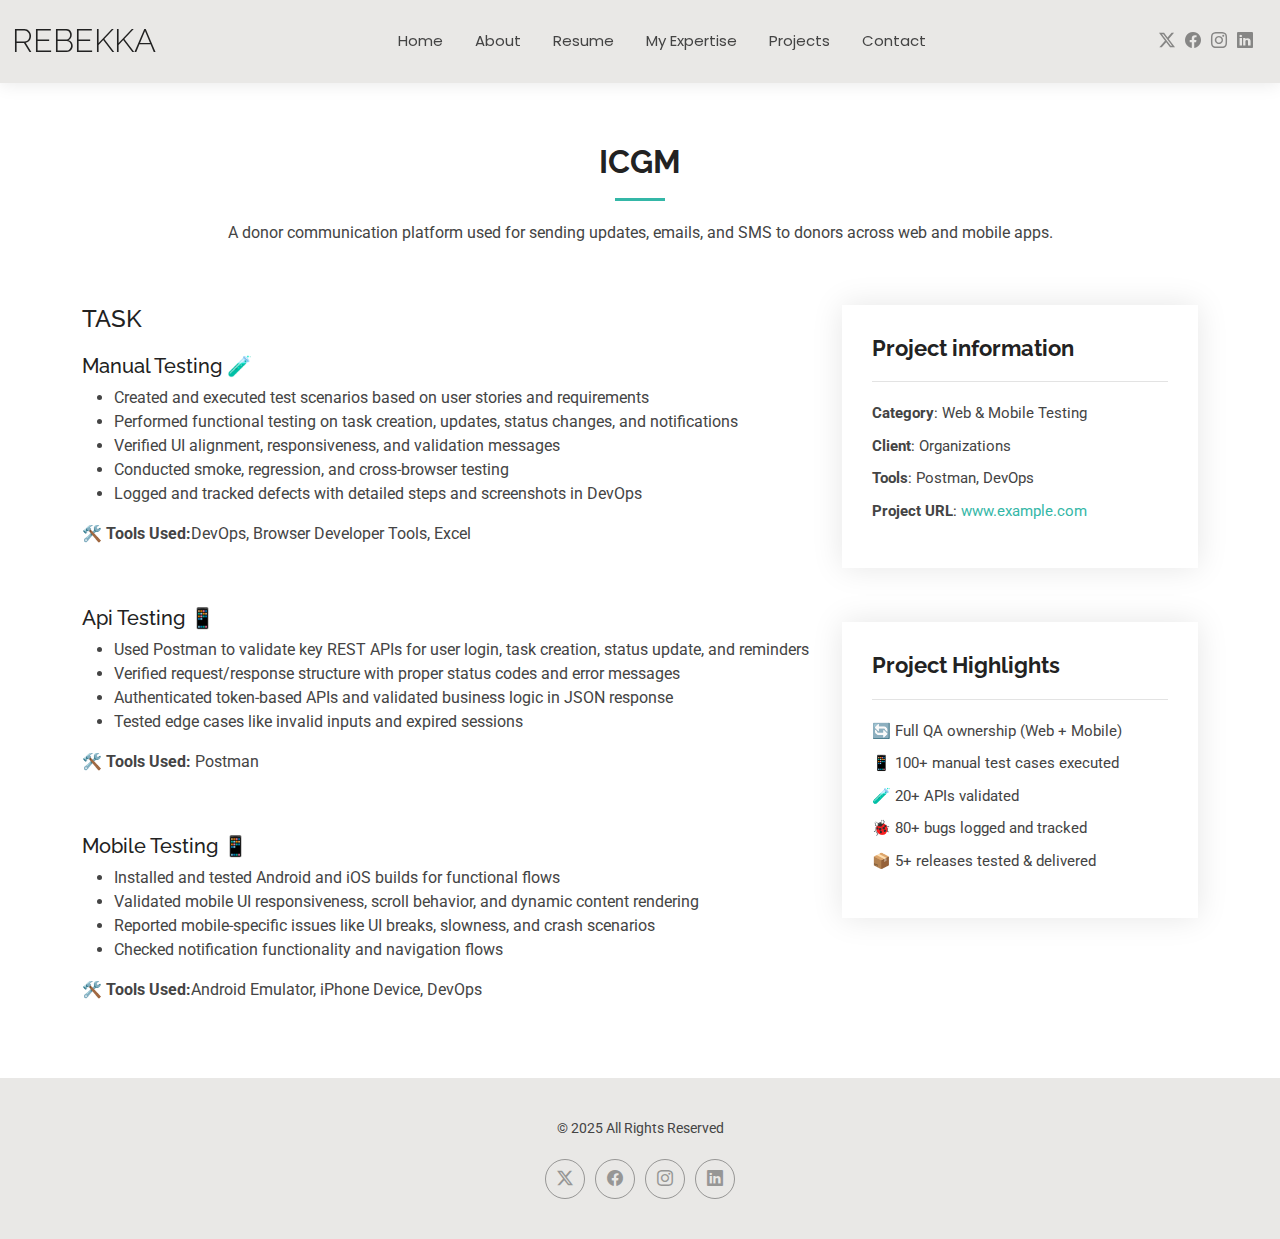
<file: ICGM-portfolio.html>
<!DOCTYPE html>
<html lang="en">

<head>
  <meta charset="utf-8">
  <meta content="width=device-width, initial-scale=1.0" name="viewport">
  <title>ICGM</title>
  <meta name="description" content="">
  <meta name="keywords" content="">

  <!-- Favicons -->
  <link href="assets/img/favicon.png" rel="icon">
  <link href="assets/img/apple-touch-icon.png" rel="apple-touch-icon">

  <!-- Fonts -->
  <link href="https://fonts.googleapis.com" rel="preconnect">
  <link href="https://fonts.gstatic.com" rel="preconnect" crossorigin>
  <link href="https://fonts.googleapis.com/css2?family=Roboto:ital,wght@0,100;0,300;0,400;0,500;0,700;0,900;1,100;1,300;1,400;1,500;1,700;1,900&family=Poppins:ital,wght@0,100;0,200;0,300;0,400;0,500;0,600;0,700;0,800;0,900;1,100;1,200;1,300;1,400;1,500;1,600;1,700;1,800;1,900&family=Raleway:ital,wght@0,100;0,200;0,300;0,400;0,500;0,600;0,700;0,800;0,900;1,100;1,200;1,300;1,400;1,500;1,600;1,700;1,800;1,900&display=swap" rel="stylesheet">

  <!-- Vendor CSS Files -->
  <link href="assets/vendor/bootstrap/css/bootstrap.min.css" rel="stylesheet">
  <link href="assets/vendor/bootstrap-icons/bootstrap-icons.css" rel="stylesheet">
  <link href="assets/vendor/aos/aos.css" rel="stylesheet">
  <link href="assets/vendor/swiper/swiper-bundle.min.css" rel="stylesheet">
  <link href="assets/vendor/glightbox/css/glightbox.min.css" rel="stylesheet">

  <!-- Main CSS File -->
  <link href="assets/css/main.css" rel="stylesheet">

  <!-- =======================================================
  * Template Name: Kelly
  * Template URL: https://bootstrapmade.com/kelly-free-bootstrap-cv-resume-html-template/
  * Updated: Aug 07 2024 with Bootstrap v5.3.3
  * Author: BootstrapMade.com
  * License: https://bootstrapmade.com/license/
  ======================================================== -->
</head>

<body class="portfolio-details-page">

  <header id="header" class="header d-flex align-items-center light-background sticky-top">
    <div class="container-fluid position-relative d-flex align-items-center justify-content-between">

      <a href="index.html" class="logo d-flex align-items-center me-auto me-xl-0">
        <!-- Uncomment the line below if you also wish to use an image logo -->
        <!-- <img src="assets/img/logo.png" alt=""> -->
        <h1 class="sitename">Rebekka</h1>
      </a>

      <nav id="navmenu" class="navmenu">
        <ul>
          <li><a href="index.html">Home</a></li>
          <li><a href="about.html">About</a></li>
          <li><a href="resume.html">Resume</a></li>
          <li><a href="MyExpertise.html">My Expertise</a></li>
          <li><a href="portfolio.html">Projects</a></li>
          <!-- <li class="dropdown"><a href="#"><span>Dropdown</span> <i class="bi bi-chevron-down toggle-dropdown"></i></a>
            <ul>
              <li><a href="#">Dropdown 1</a></li>
              <li class="dropdown"><a href="#"><span>Deep Dropdown</span> <i class="bi bi-chevron-down toggle-dropdown"></i></a>
                <ul>
                  <li><a href="#">Deep Dropdown 1</a></li>
                  <li><a href="#">Deep Dropdown 2</a></li>
                  <li><a href="#">Deep Dropdown 3</a></li>
                  <li><a href="#">Deep Dropdown 4</a></li>
                  <li><a href="#">Deep Dropdown 5</a></li>
                </ul>
              </li>
              <li><a href="#">Dropdown 2</a></li>
              <li><a href="#">Dropdown 3</a></li>
              <li><a href="#">Dropdown 4</a></li>
            </ul>
          </li>-->
          <li><a href="contact.html">Contact</a></li>
        </ul>
        <i class="mobile-nav-toggle d-xl-none bi bi-list"></i>
      </nav>

      <div class="header-social-links">
        <a href="#" class="twitter"><i class="bi bi-twitter-x"></i></a>
        <a href="#" class="facebook"><i class="bi bi-facebook"></i></a>
        <a href="#" class="instagram"><i class="bi bi-instagram"></i></a>
        <a href="#" class="linkedin"><i class="bi bi-linkedin"></i></a>
      </div>

    </div>
  </header>

  <main class="main">

    <!-- Portfolio Details Section -->
    <section id="portfolio-details" class="portfolio-details section">

      <!-- Section Title -->
      <div class="container section-title" data-aos="fade-up">
        <h2>ICGM</h2>
        <p>A donor communication platform used for sending updates, emails, and SMS to donors across web and mobile apps.</p>
      </div><!-- End Section Title -->

      <div class="container" data-aos="fade-up" data-aos-delay="100">

        <div class="row gy-4">

         <!-- <div class="col-lg-8">
            <div class="portfolio-details-slider swiper init-swiper">

              <script type="application/json" class="swiper-config">
                {
                  "loop": true,
                  "speed": 600,
                  "autoplay": {
                    "delay": 5000
                  },
                  "slidesPerView": "auto",
                  "pagination": {
                    "el": ".swiper-pagination",
                    "type": "bullets",
                    "clickable": true
                  }
                }
              </script>

              <div class="swiper-wrapper align-items-center">

                <div class="swiper-slide">
                  <img src="assets/img/portfolio/app-1.jpg" alt="">
                </div>

                <div class="swiper-slide">
                  <img src="assets/img/portfolio/product-1.jpg" alt="">
                </div>

                <div class="swiper-slide">
                  <img src="assets/img/portfolio/branding-1.jpg" alt="">
                </div>

                <div class="swiper-slide">
                  <img src="assets/img/portfolio/books-1.jpg" alt="">
                </div>

              </div>
              <div class="swiper-pagination"></div>
            </div>
          </div>-->

          <div class="col-lg-8" data-aos="fade-up" data-aos-delay="200">
            <div class="resume-item">
              <h4>TASK</h4>
              <h5 style="margin-top: 20px;">Manual Testing 🧪</h5>
              <ul>
                <li>Created and executed test scenarios based on user stories and requirements</li>
                <li>Performed functional testing on task creation, updates, status changes, and notifications</li>
                <li>Verified UI alignment, responsiveness, and validation messages</li>
                <li>Conducted smoke, regression, and cross-browser testing</li>
                <li>Logged and tracked defects with detailed steps and screenshots in DevOps</li>
              </ul><p><strong>🛠️ Tools Used:</strong>DevOps, Browser Developer Tools, Excel</p>
              <br>
              <h5 style="margin-top: 20px;">Api Testing 📱</h5>
              <ul>
                <li>Used Postman to validate key REST APIs for user login, task creation, status update, and reminders</li>
                <li>Verified request/response structure with proper status codes and error messages</li>
                <li>Authenticated token-based APIs and validated business logic in JSON response</li>
                <li>Tested edge cases like invalid inputs and expired sessions</li>
              </ul>
               <p><strong>🛠️ Tools Used:</strong> Postman</p>
              <br>
              <h5 style="margin-top: 20px;">Mobile Testing 📱</h5>
              <ul>
                <li>Installed and tested Android and iOS builds for functional flows</li>
                <li>Validated mobile UI responsiveness, scroll behavior, and dynamic content rendering</li>
                <li>Reported mobile-specific issues like UI breaks, slowness, and crash scenarios</li>
                <li>Checked notification functionality and navigation flows</li>
              </ul>
               <p><strong>🛠️ Tools Used:</strong>Android Emulator, iPhone Device, DevOps</p>

            </div><!-- Edn Resume Item -->

          </div>

          <div class="col-lg-4">
            <div class="portfolio-info" data-aos="fade-up" data-aos-delay="200">
              <h3>Project information</h3>
              <ul>
                <li><strong>Category</strong>: Web & Mobile Testing</li>
                <li><strong>Client</strong>: Organizations</li>
                <li><strong>Tools</strong>: Postman, DevOps</li>
                <li><strong>Project URL</strong>: <a href="#">www.example.com</a></li>
              </ul>
            </div><br>
            <div class="portfolio-info" data-aos="fade-up" data-aos-delay="200" style="margin-top: 30px;">
              <h3>Project Highlights</h3>
              <ul>
                <li>🔄  Full QA ownership (Web + Mobile)</li>
                <li>📱  100+ manual test cases executed</li>
                <li>🧪  20+ APIs validated</li>
                <li>🐞  80+ bugs logged and tracked</li>
                <li>📦  5+ releases tested & delivered</li>
              </ul>
            </div>

          </div>

        </div>

      </div>

    </section><!-- /Portfolio Details Section -->

  </main>

  <footer id="footer" class="footer light-background">

    <div class="container">
      <div class="copyright text-center ">
        <p>© <span>2025</span> <span>All Rights Reserved<br></span></p>
      </div>
      <div class="social-links d-flex justify-content-center">
        <a href=""><i class="bi bi-twitter-x"></i></a>
        <a href="https://www.facebook.com/samrebey.samrebey/"><i class="bi bi-facebook"></i></a>
        <a href=""><i class="bi bi-instagram"></i></a>
        <a href=""><i class="bi bi-linkedin"></i></a>
      </div>
    </div>

  </footer>

  <!-- Scroll Top -->
  <a href="#" id="scroll-top" class="scroll-top d-flex align-items-center justify-content-center"><i class="bi bi-arrow-up-short"></i></a>

  <!-- Preloader -->
  <div id="preloader"></div>

  <!-- Vendor JS Files -->
  <script src="assets/vendor/bootstrap/js/bootstrap.bundle.min.js"></script>
  <script src="assets/vendor/php-email-form/validate.js"></script>
  <script src="assets/vendor/aos/aos.js"></script>
  <script src="assets/vendor/waypoints/noframework.waypoints.js"></script>
  <script src="assets/vendor/purecounter/purecounter_vanilla.js"></script>
  <script src="assets/vendor/swiper/swiper-bundle.min.js"></script>
  <script src="assets/vendor/glightbox/js/glightbox.min.js"></script>
  <script src="assets/vendor/imagesloaded/imagesloaded.pkgd.min.js"></script>
  <script src="assets/vendor/isotope-layout/isotope.pkgd.min.js"></script>

  <!-- Main JS File -->
  <script src="assets/js/main.js"></script>

</body>

</html>
</file>
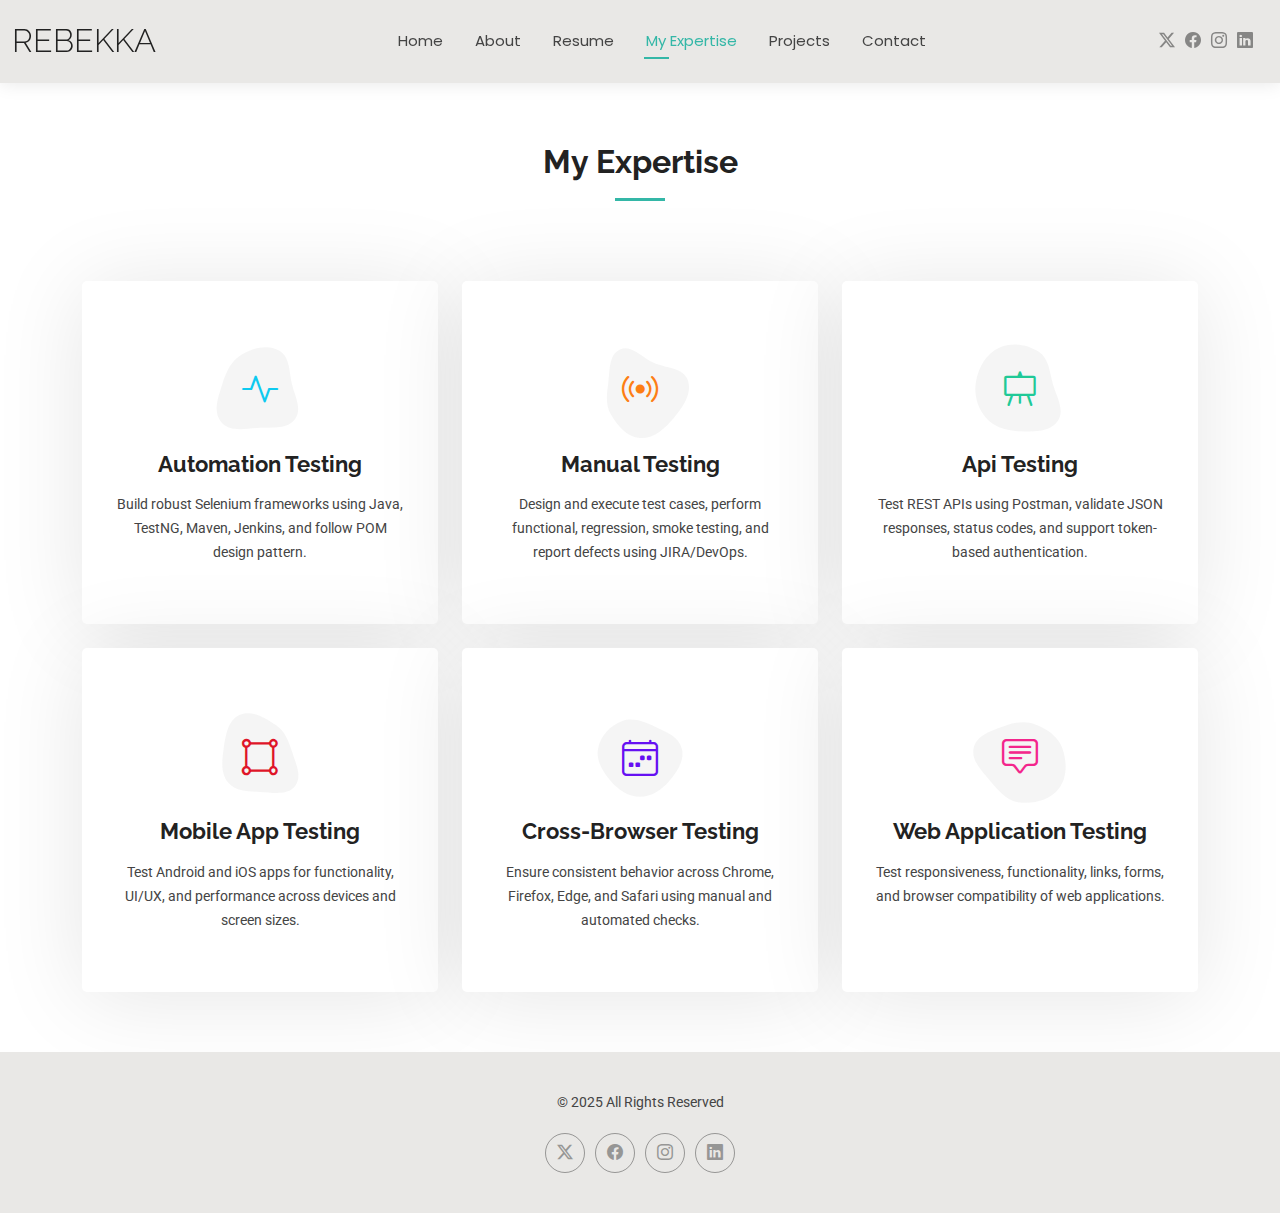
<file: MyExpertise.html>
<!DOCTYPE html>
<html lang="en">

<head>
  <meta charset="utf-8">
  <meta content="width=device-width, initial-scale=1.0" name="viewport">
  <title>My Expertise</title>
  <meta name="description" content="">
  <meta name="keywords" content="">

  <!-- Favicons -->
  <link href="assets/img/favicon.png" rel="icon">
  <link href="assets/img/apple-touch-icon.png" rel="apple-touch-icon">

  <!-- Fonts -->
  <link href="https://fonts.googleapis.com" rel="preconnect">
  <link href="https://fonts.gstatic.com" rel="preconnect" crossorigin>
  <link href="https://fonts.googleapis.com/css2?family=Roboto:ital,wght@0,100;0,300;0,400;0,500;0,700;0,900;1,100;1,300;1,400;1,500;1,700;1,900&family=Poppins:ital,wght@0,100;0,200;0,300;0,400;0,500;0,600;0,700;0,800;0,900;1,100;1,200;1,300;1,400;1,500;1,600;1,700;1,800;1,900&family=Raleway:ital,wght@0,100;0,200;0,300;0,400;0,500;0,600;0,700;0,800;0,900;1,100;1,200;1,300;1,400;1,500;1,600;1,700;1,800;1,900&display=swap" rel="stylesheet">

  <!-- Vendor CSS Files -->
  <link href="assets/vendor/bootstrap/css/bootstrap.min.css" rel="stylesheet">
  <link href="assets/vendor/bootstrap-icons/bootstrap-icons.css" rel="stylesheet">
  <link href="assets/vendor/aos/aos.css" rel="stylesheet">
  <link href="assets/vendor/swiper/swiper-bundle.min.css" rel="stylesheet">
  <link href="assets/vendor/glightbox/css/glightbox.min.css" rel="stylesheet">

  <!-- Main CSS File -->
  <link href="assets/css/main.css" rel="stylesheet">

  <!-- =======================================================
  * Template Name: Kelly
  * Template URL: https://bootstrapmade.com/kelly-free-bootstrap-cv-resume-html-template/
  * Updated: Aug 07 2024 with Bootstrap v5.3.3
  * Author: BootstrapMade.com
  * License: https://bootstrapmade.com/license/
  ======================================================== -->
</head>

<body class="services-page">

  <header id="header" class="header d-flex align-items-center light-background sticky-top">
    <div class="container-fluid position-relative d-flex align-items-center justify-content-between">

      <a href="index.html" class="logo d-flex align-items-center me-auto me-xl-0">
        <!-- Uncomment the line below if you also wish to use an image logo -->
        <!-- <img src="assets/img/logo.png" alt=""> -->
        <h1 class="sitename">Rebekka</h1>
      </a>

      <nav id="navmenu" class="navmenu">
        <ul>
          <li><a href="index.html">Home</a></li>
          <li><a href="about.html">About</a></li>
          <li><a href="resume.html">Resume</a></li>
          <li><a href="MyExpertise.html" class="active">My Expertise</a></li>
          <li><a href="portfolio.html">Projects</a></li>
          <!-- <li class="dropdown"><a href="#"><span>Dropdown</span> <i class="bi bi-chevron-down toggle-dropdown"></i></a>
            <ul>
              <li><a href="#">Dropdown 1</a></li>
              <li class="dropdown"><a href="#"><span>Deep Dropdown</span> <i class="bi bi-chevron-down toggle-dropdown"></i></a>
                <ul>
                  <li><a href="#">Deep Dropdown 1</a></li>
                  <li><a href="#">Deep Dropdown 2</a></li>
                  <li><a href="#">Deep Dropdown 3</a></li>
                  <li><a href="#">Deep Dropdown 4</a></li>
                  <li><a href="#">Deep Dropdown 5</a></li>
                </ul>
              </li>
              <li><a href="#">Dropdown 2</a></li>
              <li><a href="#">Dropdown 3</a></li>
              <li><a href="#">Dropdown 4</a></li>
            </ul>
          </li>-->
          <li><a href="contact.html">Contact</a></li>
        </ul>
        <i class="mobile-nav-toggle d-xl-none bi bi-list"></i>
      </nav>

      <div class="header-social-links">
        <a href="#" class="twitter"><i class="bi bi-twitter-x"></i></a>
        <a href="#" class="facebook"><i class="bi bi-facebook"></i></a>
        <a href="#" class="instagram"><i class="bi bi-instagram"></i></a>
        <a href="#" class="linkedin"><i class="bi bi-linkedin"></i></a>
      </div>

    </div>
  </header>

  <main class="main">

    <!-- Services Section -->
    <section id="services" class="services section">

      <!-- Section Title -->
      <div class="container section-title" data-aos="fade-up">
        <h2>My Expertise</h2>
        <p></p>
      </div><!-- End Section Title -->

      <div class="container">

        <div class="row gy-4">

          <div class="col-lg-4 col-md-6" data-aos="fade-up" data-aos-delay="100">
            <div class="service-item item-cyan position-relative">
              <div class="icon">
                <svg width="100" height="100" viewBox="0 0 600 600" xmlns="http://www.w3.org/2000/svg">
                  <path stroke="none" stroke-width="0" fill="#f5f5f5" d="M300,521.0016835830174C376.1290562159157,517.8887921683347,466.0731472004068,529.7835943286574,510.70327084640275,468.03025145048787C554.3714126377745,407.6079735673963,508.03601936045806,328.9844924480964,491.2728898941984,256.3432110539036C474.5976632858925,184.082847569629,479.9380746630129,96.60480741107993,416.23090153303,58.64404602377083C348.86323505073057,18.502131276798302,261.93793281208167,40.57373210992963,193.5410806939664,78.93577620505333C130.42746243093433,114.334589627462,98.30271207620316,179.96522072025542,76.75703585869454,249.04625023123273C51.97151888228291,328.5150500222984,13.704378332031375,421.85034740162234,66.52175969318436,486.19268352777647C119.04800174914682,550.1803526380478,217.28368757567262,524.383925680826,300,521.0016835830174"></path>
                </svg>
                <i class="bi bi-activity"></i>
              </div>
              <a href="#" class="stretched-link">
                <h3>Automation Testing</h3>
              </a>
              <p>Build robust Selenium frameworks using Java, TestNG, Maven, Jenkins, and follow POM design pattern.</p>
            </div>
          </div><!-- End Service Item -->

          <div class="col-lg-4 col-md-6" data-aos="fade-up" data-aos-delay="200">
            <div class="service-item item-orange position-relative">
              <div class="icon">
                <svg width="100" height="100" viewBox="0 0 600 600" xmlns="http://www.w3.org/2000/svg">
                  <path stroke="none" stroke-width="0" fill="#f5f5f5" d="M300,582.0697525312426C382.5290701553225,586.8405444964366,449.9789794690241,525.3245884688669,502.5850820975895,461.55621195738473C556.606425686781,396.0723002908107,615.8543463187945,314.28637112970534,586.6730223649479,234.56875336149918C558.9533121215079,158.8439757836574,454.9685369536778,164.00468322053177,381.49747125262974,130.76875717737553C312.15926192815925,99.40240125094834,248.97055460311594,18.661163978235184,179.8680185752513,50.54337015887873C110.5421016452524,82.52863877960104,119.82277516462835,180.83849132639028,109.12597500060166,256.43424936330496C100.08760227029461,320.3096726198365,92.17705696193138,384.0621239912766,124.79988738764834,439.7174275375508C164.83382741302287,508.01625554203684,220.96474134820875,577.5009287672846,300,582.0697525312426"></path>
                </svg>
                <i class="bi bi-broadcast"></i>
              </div>
              <a href="#" class="stretched-link">
                <h3>Manual Testing</h3>
              </a>
              <p>Design and execute test cases, perform functional, regression, smoke testing, and report defects using JIRA/DevOps.</p>
            </div>
          </div><!-- End Service Item -->

          <div class="col-lg-4 col-md-6" data-aos="fade-up" data-aos-delay="300">
            <div class="service-item item-teal position-relative">
              <div class="icon">
                <svg width="100" height="100" viewBox="0 0 600 600" xmlns="http://www.w3.org/2000/svg">
                  <path stroke="none" stroke-width="0" fill="#f5f5f5" d="M300,541.5067337569781C382.14930387511276,545.0595476570109,479.8736841581634,548.3450877840088,526.4010558755058,480.5488172755941C571.5218469581645,414.80211281144784,517.5187510058486,332.0715597781072,496.52539010469104,255.14436215662573C477.37192572678356,184.95920475031193,473.57363656557914,105.61284051026155,413.0603344069578,65.22779650032875C343.27470386102294,18.654635553484475,251.2091493199835,5.337323636656869,175.0934190732945,40.62881213300186C97.87086631185822,76.43348514350839,51.98124368387456,156.15599469081315,36.44837278890362,239.84606092416172C21.716077023791087,319.22268207091537,43.775223500013084,401.1760424656574,96.891909868211,461.97329694683043C147.22146801428983,519.5804099606455,223.5754009179313,538.201503339737,300,541.5067337569781"></path>
                </svg>
                <i class="bi bi-easel"></i>
              </div>
              <a href="#" class="stretched-link">
                <h3>Api Testing</h3>
              </a>
              <p>Test REST APIs using Postman, validate JSON responses, status codes, and support token-based authentication.</p>
            </div>
          </div><!-- End Service Item -->

          <div class="col-lg-4 col-md-6" data-aos="fade-up" data-aos-delay="400">
            <div class="service-item item-red position-relative">
              <div class="icon">
                <svg width="100" height="100" viewBox="0 0 600 600" xmlns="http://www.w3.org/2000/svg">
                  <path stroke="none" stroke-width="0" fill="#f5f5f5" d="M300,503.46388370962813C374.79870501325706,506.71871716319447,464.8034551963731,527.1746412648533,510.4981551193396,467.86667711651364C555.9287308511215,408.9015244558933,512.6030010748507,327.5744911775523,490.211057578863,256.5855673507754C471.097692560561,195.9906835881958,447.69079081568157,138.11976852964426,395.19560036434837,102.3242989838813C329.3053358748298,57.3949838291264,248.02791733380457,8.279543830951368,175.87071277845988,42.242879143198664C103.41431057327972,76.34704239035025,93.79494320519305,170.9812938413882,81.28167332365135,250.07896920659033C70.17666984294237,320.27484674793965,64.84698225790005,396.69656628748305,111.28512138212992,450.4950937839243C156.20124167950087,502.5303643271138,231.32542653798444,500.4755392045468,300,503.46388370962813"></path>
                </svg>
                <i class="bi bi-bounding-box-circles"></i>
              </div>
              <a href="#" class="stretched-link">
                <h3>Mobile App Testing</h3>
              </a>
              <p>Test Android and iOS apps for functionality, UI/UX, and performance across devices and screen sizes.</p>
              <a href="#" class="stretched-link"></a>
            </div>
          </div><!-- End Service Item -->

          <div class="col-lg-4 col-md-6" data-aos="fade-up" data-aos-delay="500">
            <div class="service-item item-indigo position-relative">
              <div class="icon">
                <svg width="100" height="100" viewBox="0 0 600 600" xmlns="http://www.w3.org/2000/svg">
                  <path stroke="none" stroke-width="0" fill="#f5f5f5" d="M300,532.3542879108572C369.38199826031484,532.3153073249985,429.10787420159085,491.63046689027357,474.5244479745417,439.17860296908856C522.8885846962883,383.3225815378663,569.1668002868075,314.3205725914397,550.7432151929288,242.7694973846089C532.6665558377875,172.5657663291529,456.2379748765914,142.6223662098291,390.3689995646985,112.34683881706744C326.66090330228417,83.06452184765237,258.84405631176094,53.51806209861945,193.32584062364296,78.48882559362697C121.61183558270385,105.82097193414197,62.805066853699245,167.19869350419734,48.57481801355237,242.6138429142374C34.843463184063346,315.3850353017275,76.69343916112496,383.4422959591041,125.22947124332185,439.3748458443577C170.7312796277747,491.8107796887764,230.57421082200815,532.3932930995766,300,532.3542879108572"></path>
                </svg>
                <i class="bi bi-calendar4-week icon"></i>
              </div>
              <a href="#" class="stretched-link">
                <h3>Cross-Browser Testing</h3>
              </a>
              <p>Ensure consistent behavior across Chrome, Firefox, Edge, and Safari using manual and automated checks.</p>
              <a href="#" class="stretched-link"></a>
            </div>
          </div><!-- End Service Item -->

          <div class="col-lg-4 col-md-6" data-aos="fade-up" data-aos-delay="600">
            <div class="service-item item-pink position-relative">
              <div class="icon">
                <svg width="100" height="100" viewBox="0 0 600 600" xmlns="http://www.w3.org/2000/svg">
                  <path stroke="none" stroke-width="0" fill="#f5f5f5" d="M300,566.797414625762C385.7384707136149,576.1784315230908,478.7894351017131,552.8928747891023,531.9192734346935,484.94944893311C584.6109503024035,417.5663521118492,582.489472248146,322.67544863468447,553.9536738515405,242.03673114598146C529.1557734026468,171.96086150256528,465.24506316201064,127.66468636344209,395.9583748389544,100.7403814666027C334.2173773831606,76.7482773500951,269.4350130405921,84.62216499799875,207.1952322260088,107.2889140133804C132.92018162631612,134.33871894543012,41.79353780512637,160.00259165414826,22.644507872594943,236.69541883565114C3.319112789854554,314.0945973066697,72.72355303640163,379.243833228382,124.04198916343866,440.3218312028393C172.9286146004772,498.5055451809895,224.45579914871206,558.5317968840102,300,566.797414625762"></path>
                </svg>
                <i class="bi bi-chat-square-text"></i>
              </div>
              <a href="#" class="stretched-link">
                <h3>Web Application Testing</h3>
              </a>
              <p>Test responsiveness, functionality, links, forms, and browser compatibility of web applications.</p>
              <a href="#" class="stretched-link"></a>
            </div>
          </div><!-- End Service Item -->

        </div>

      </div>

    </section><!-- /Services Section -->

  </main>

  <footer id="footer" class="footer light-background">

    <div class="container">
      <div class="copyright text-center ">
        <p>© <span>2025</span> <span>All Rights Reserved<br></span></p>
      </div>
      <div class="social-links d-flex justify-content-center">
        <a href=""><i class="bi bi-twitter-x"></i></a>
        <a href="https://www.facebook.com/samrebey.samrebey/"><i class="bi bi-facebook"></i></a>
        <a href=""><i class="bi bi-instagram"></i></a>
        <a href=""><i class="bi bi-linkedin"></i></a>
      </div>
    </div>

  </footer>

  <!-- Scroll Top -->
  <a href="#" id="scroll-top" class="scroll-top d-flex align-items-center justify-content-center"><i class="bi bi-arrow-up-short"></i></a>

  <!-- Preloader -->
  <div id="preloader"></div>

  <!-- Vendor JS Files -->
  <script src="assets/vendor/bootstrap/js/bootstrap.bundle.min.js"></script>
  <script src="assets/vendor/php-email-form/validate.js"></script>
  <script src="assets/vendor/aos/aos.js"></script>
  <script src="assets/vendor/waypoints/noframework.waypoints.js"></script>
  <script src="assets/vendor/purecounter/purecounter_vanilla.js"></script>
  <script src="assets/vendor/swiper/swiper-bundle.min.js"></script>
  <script src="assets/vendor/glightbox/js/glightbox.min.js"></script>
  <script src="assets/vendor/imagesloaded/imagesloaded.pkgd.min.js"></script>
  <script src="assets/vendor/isotope-layout/isotope.pkgd.min.js"></script>

  <!-- Main JS File -->
  <script src="assets/js/main.js"></script>

</body>

</html>
</file>
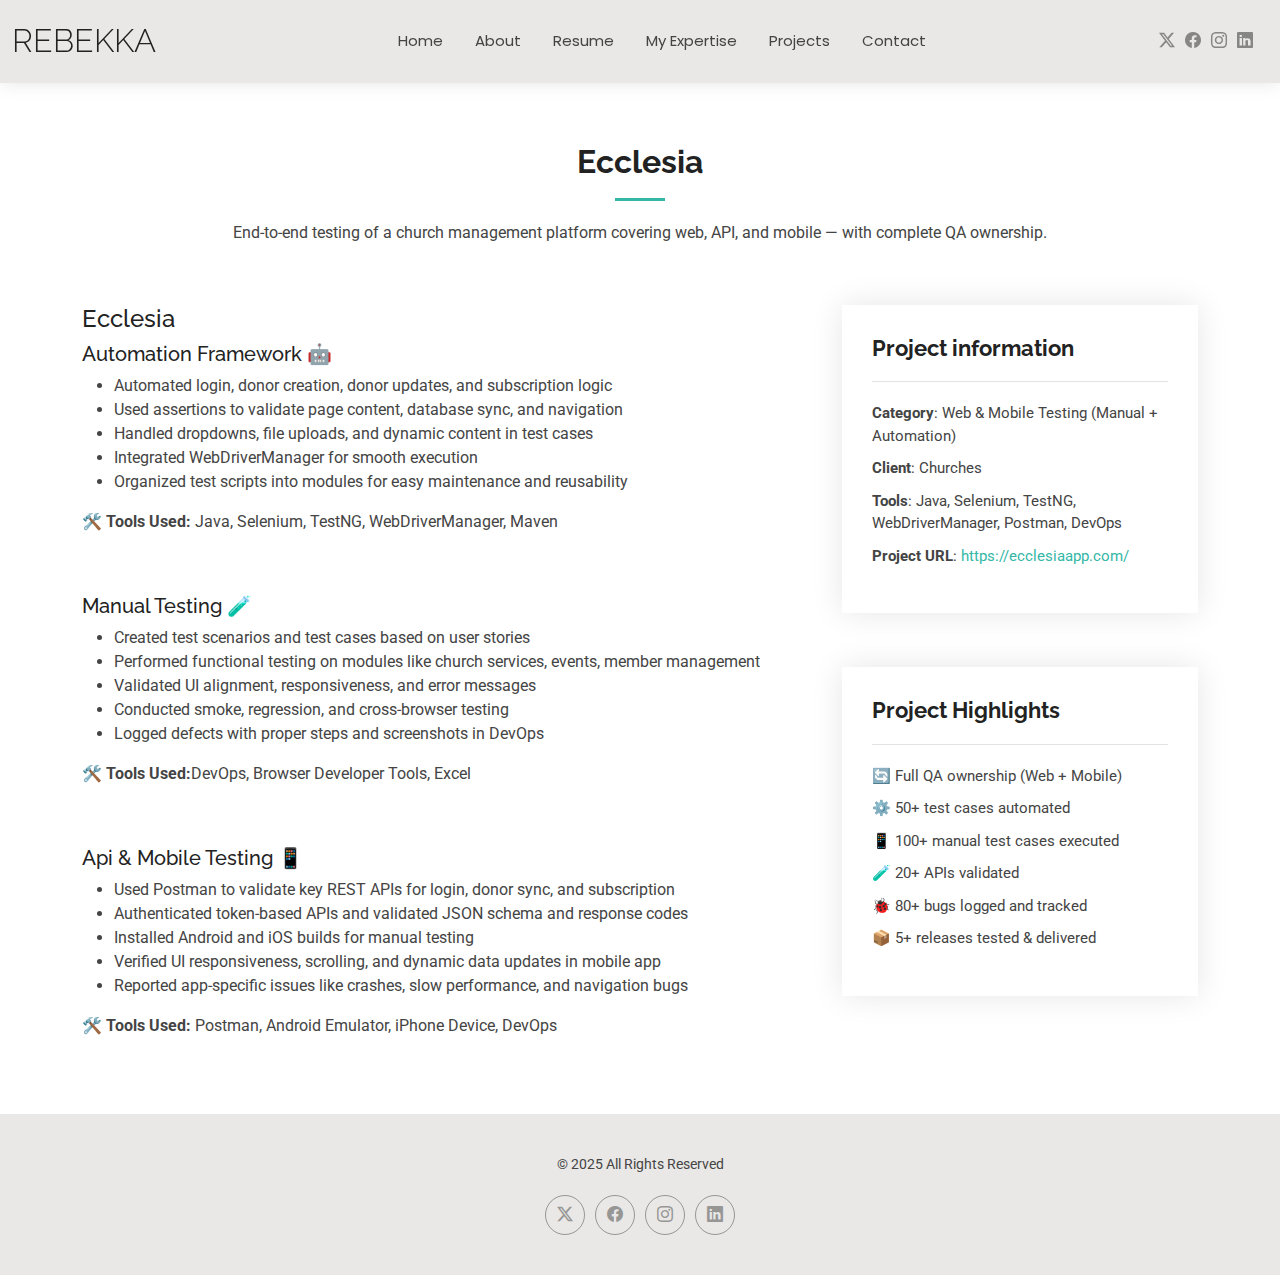
<file: portfolio-details.html>
<!DOCTYPE html>
<html lang="en">

<head>
  <meta charset="utf-8">
  <meta content="width=device-width, initial-scale=1.0" name="viewport">
  <title>Ecclesia</title>
  <meta name="description" content="">
  <meta name="keywords" content="">

  <!-- Favicons -->
  <link href="assets/img/favicon.png" rel="icon">
  <link href="assets/img/apple-touch-icon.png" rel="apple-touch-icon">

  <!-- Fonts -->
  <link href="https://fonts.googleapis.com" rel="preconnect">
  <link href="https://fonts.gstatic.com" rel="preconnect" crossorigin>
  <link href="https://fonts.googleapis.com/css2?family=Roboto:ital,wght@0,100;0,300;0,400;0,500;0,700;0,900;1,100;1,300;1,400;1,500;1,700;1,900&family=Poppins:ital,wght@0,100;0,200;0,300;0,400;0,500;0,600;0,700;0,800;0,900;1,100;1,200;1,300;1,400;1,500;1,600;1,700;1,800;1,900&family=Raleway:ital,wght@0,100;0,200;0,300;0,400;0,500;0,600;0,700;0,800;0,900;1,100;1,200;1,300;1,400;1,500;1,600;1,700;1,800;1,900&display=swap" rel="stylesheet">

  <!-- Vendor CSS Files -->
  <link href="assets/vendor/bootstrap/css/bootstrap.min.css" rel="stylesheet">
  <link href="assets/vendor/bootstrap-icons/bootstrap-icons.css" rel="stylesheet">
  <link href="assets/vendor/aos/aos.css" rel="stylesheet">
  <link href="assets/vendor/swiper/swiper-bundle.min.css" rel="stylesheet">
  <link href="assets/vendor/glightbox/css/glightbox.min.css" rel="stylesheet">

  <!-- Main CSS File -->
  <link href="assets/css/main.css" rel="stylesheet">

  <!-- =======================================================
  * Template Name: Kelly
  * Template URL: https://bootstrapmade.com/kelly-free-bootstrap-cv-resume-html-template/
  * Updated: Aug 07 2024 with Bootstrap v5.3.3
  * Author: BootstrapMade.com
  * License: https://bootstrapmade.com/license/
  ======================================================== -->
</head>

<body class="portfolio-details-page">

  <header id="header" class="header d-flex align-items-center light-background sticky-top">
    <div class="container-fluid position-relative d-flex align-items-center justify-content-between">

      <a href="index.html" class="logo d-flex align-items-center me-auto me-xl-0">
        <!-- Uncomment the line below if you also wish to use an image logo -->
        <!-- <img src="assets/img/logo.png" alt=""> -->
        <h1 class="sitename">Rebekka</h1>
      </a>

      <nav id="navmenu" class="navmenu">
        <ul>
          <li><a href="index.html">Home</a></li>
          <li><a href="about.html">About</a></li>
          <li><a href="resume.html">Resume</a></li>
          <li><a href="MyExpertise.html">My Expertise</a></li>
          <li><a href="portfolio.html">Projects</a></li>
          <!-- <li class="dropdown"><a href="#"><span>Dropdown</span> <i class="bi bi-chevron-down toggle-dropdown"></i></a>
            <ul>
              <li><a href="#">Dropdown 1</a></li>
              <li class="dropdown"><a href="#"><span>Deep Dropdown</span> <i class="bi bi-chevron-down toggle-dropdown"></i></a>
                <ul>
                  <li><a href="#">Deep Dropdown 1</a></li>
                  <li><a href="#">Deep Dropdown 2</a></li>
                  <li><a href="#">Deep Dropdown 3</a></li>
                  <li><a href="#">Deep Dropdown 4</a></li>
                  <li><a href="#">Deep Dropdown 5</a></li>
                </ul>
              </li>
              <li><a href="#">Dropdown 2</a></li>
              <li><a href="#">Dropdown 3</a></li>
              <li><a href="#">Dropdown 4</a></li>
            </ul>
          </li>-->
          <li><a href="contact.html">Contact</a></li>
        </ul>
        <i class="mobile-nav-toggle d-xl-none bi bi-list"></i>
      </nav>

      <div class="header-social-links">
        <a href="#" class="twitter"><i class="bi bi-twitter-x"></i></a>
        <a href="#" class="facebook"><i class="bi bi-facebook"></i></a>
        <a href="#" class="instagram"><i class="bi bi-instagram"></i></a>
        <a href="#" class="linkedin"><i class="bi bi-linkedin"></i></a>
      </div>

    </div>
  </header>

  <main class="main">

    <!-- Portfolio Details Section -->
    <section id="portfolio-details" class="portfolio-details section">

      <!-- Section Title -->
      <div class="container section-title" data-aos="fade-up">
        <h2>Ecclesia</h2>
        <p>End-to-end testing of a church management platform covering web, API, and mobile — with complete QA ownership.</p>
      </div><!-- End Section Title -->

      <div class="container" data-aos="fade-up" data-aos-delay="100">

        <div class="row gy-4">

         <!-- <div class="col-lg-8">
            <div class="portfolio-details-slider swiper init-swiper">

              <script type="application/json" class="swiper-config">
                {
                  "loop": true,
                  "speed": 600,
                  "autoplay": {
                    "delay": 5000
                  },
                  "slidesPerView": "auto",
                  "pagination": {
                    "el": ".swiper-pagination",
                    "type": "bullets",
                    "clickable": true
                  }
                }
              </script>

              <div class="swiper-wrapper align-items-center">

                <div class="swiper-slide">
                  <img src="assets/img/portfolio/app-1.jpg" alt="">
                </div>

                <div class="swiper-slide">
                  <img src="assets/img/portfolio/product-1.jpg" alt="">
                </div>

                <div class="swiper-slide">
                  <img src="assets/img/portfolio/branding-1.jpg" alt="">
                </div>

                <div class="swiper-slide">
                  <img src="assets/img/portfolio/books-1.jpg" alt="">
                </div>

              </div>
              <div class="swiper-pagination"></div>
            </div>
          </div>-->

          <div class="col-lg-8" data-aos="fade-up" data-aos-delay="200">
            <div class="resume-item">
              <h4>Ecclesia</h4>
              <h5>Automation Framework 🤖</h5>
              <ul>
                <li>Automated login, donor creation, donor updates, and subscription logic</li>
                <li>Used assertions to validate page content, database sync, and navigation</li>
                <li>Handled dropdowns, file uploads, and dynamic content in test cases</li>
                <li>Integrated WebDriverManager for smooth execution</li>
                <li>Organized test scripts into modules for easy maintenance and reusability</li>
              </ul>
              <p><strong>🛠️ Tools Used:</strong> Java, Selenium, TestNG, WebDriverManager, Maven</p>
              <br>
              <h5 style="margin-top: 20px;">Manual Testing 🧪</h5>
              <ul>
                <li>Created test scenarios and test cases based on user stories</li>
                <li>Performed functional testing on modules like church services, events, member management</li>
                <li>Validated UI alignment, responsiveness, and error messages</li>
                <li>Conducted smoke, regression, and cross-browser testing</li>
                <li>Logged defects with proper steps and screenshots in DevOps</li>
              </ul><p><strong>🛠️ Tools Used:</strong>DevOps, Browser Developer Tools, Excel</p>
              <br>
              <h5 style="margin-top: 20px;">Api & Mobile Testing 📱</h5>
              <ul>
                <li>Used Postman to validate key REST APIs for login, donor sync, and subscription</li>
                <li>Authenticated token-based APIs and validated JSON schema and response codes</li>
                <li>Installed Android and iOS builds for manual testing</li>
                <li>Verified UI responsiveness, scrolling, and dynamic data updates in mobile app</li>
                <li>Reported app-specific issues like crashes, slow performance, and navigation bugs</li>
              </ul>
               <p><strong>🛠️ Tools Used:</strong> Postman, Android Emulator, iPhone Device, DevOps</p>

            </div><!-- Edn Resume Item -->

          </div>

          <div class="col-lg-4">
            <div class="portfolio-info" data-aos="fade-up" data-aos-delay="200">
              <h3>Project information</h3>
              <ul>
                <li><strong>Category</strong>: Web & Mobile Testing (Manual + Automation)</li>
                <li><strong>Client</strong>: Churches</li>
                <li><strong>Tools</strong>: Java, Selenium, TestNG, WebDriverManager, Postman, DevOps</li>
                <li><strong>Project URL</strong>: <a href="	https://ecclesiaapp.com/">	https://ecclesiaapp.com/</a></li>
              </ul>
            </div><br>
            <div class="portfolio-info" data-aos="fade-up" data-aos-delay="200" style="margin-top: 30px;">
              <h3>Project Highlights</h3>
              <ul>
                <li>🔄  Full QA ownership (Web + Mobile)</li>
                <li>⚙️  50+ test cases automated</li>
                <li>📱  100+ manual test cases executed</li>
                <li>🧪  20+ APIs validated</li>
                <li>🐞  80+ bugs logged and tracked</li>
                <li>📦  5+ releases tested & delivered</li>
              </ul>
            </div>

          </div>

        </div>

      </div>

    </section><!-- /Portfolio Details Section -->

  </main>

  <footer id="footer" class="footer light-background">

    <div class="container">
      <div class="copyright text-center ">
        <p>© <span>2025</span> <span>All Rights Reserved<br></span></p>
      </div>
      <div class="social-links d-flex justify-content-center">
        <a href=""><i class="bi bi-twitter-x"></i></a>
        <a href="https://www.facebook.com/samrebey.samrebey/"><i class="bi bi-facebook"></i></a>
        <a href=""><i class="bi bi-instagram"></i></a>
        <a href="https://www.linkedin.com/in/rebekka-a-3ba3921b7"><i class="bi bi-linkedin"></i></a>
      </div>
    </div>

  </footer>

  <!-- Scroll Top -->
  <a href="#" id="scroll-top" class="scroll-top d-flex align-items-center justify-content-center"><i class="bi bi-arrow-up-short"></i></a>

  <!-- Preloader -->
  <div id="preloader"></div>

  <!-- Vendor JS Files -->
  <script src="assets/vendor/bootstrap/js/bootstrap.bundle.min.js"></script>
  <script src="assets/vendor/php-email-form/validate.js"></script>
  <script src="assets/vendor/aos/aos.js"></script>
  <script src="assets/vendor/waypoints/noframework.waypoints.js"></script>
  <script src="assets/vendor/purecounter/purecounter_vanilla.js"></script>
  <script src="assets/vendor/swiper/swiper-bundle.min.js"></script>
  <script src="assets/vendor/glightbox/js/glightbox.min.js"></script>
  <script src="assets/vendor/imagesloaded/imagesloaded.pkgd.min.js"></script>
  <script src="assets/vendor/isotope-layout/isotope.pkgd.min.js"></script>

  <!-- Main JS File -->
  <script src="assets/js/main.js"></script>

</body>

</html>
</file>
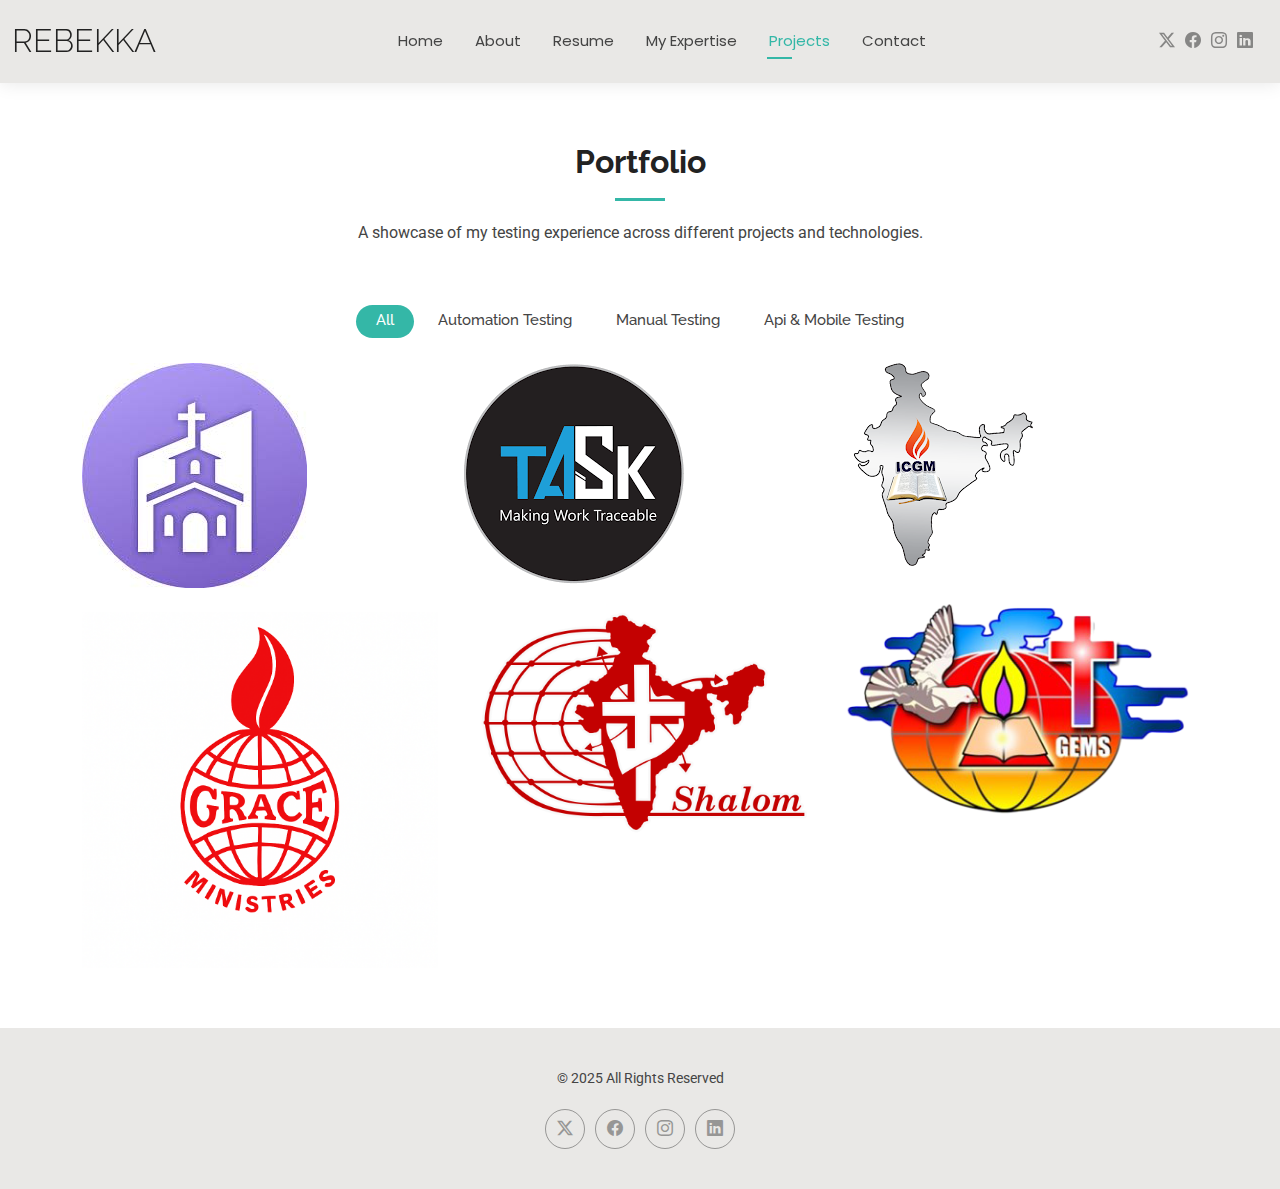
<file: portfolio.html>
<!DOCTYPE html>
<html lang="en">

<head>
  <meta charset="utf-8">
  <meta content="width=device-width, initial-scale=1.0" name="viewport">
  <title>Portfolio</title>
  <meta name="description" content="">
  <meta name="keywords" content="">

  <!-- Favicons -->
  <link href="assets/img/favicon.png" rel="icon">
  <link href="assets/img/apple-touch-icon.png" rel="apple-touch-icon">

  <!-- Fonts -->
  <link href="https://fonts.googleapis.com" rel="preconnect">
  <link href="https://fonts.gstatic.com" rel="preconnect" crossorigin>
  <link href="https://fonts.googleapis.com/css2?family=Roboto:ital,wght@0,100;0,300;0,400;0,500;0,700;0,900;1,100;1,300;1,400;1,500;1,700;1,900&family=Poppins:ital,wght@0,100;0,200;0,300;0,400;0,500;0,600;0,700;0,800;0,900;1,100;1,200;1,300;1,400;1,500;1,600;1,700;1,800;1,900&family=Raleway:ital,wght@0,100;0,200;0,300;0,400;0,500;0,600;0,700;0,800;0,900;1,100;1,200;1,300;1,400;1,500;1,600;1,700;1,800;1,900&display=swap" rel="stylesheet">

  <!-- Vendor CSS Files -->
  <link href="assets/vendor/bootstrap/css/bootstrap.min.css" rel="stylesheet">
  <link href="assets/vendor/bootstrap-icons/bootstrap-icons.css" rel="stylesheet">
  <link href="assets/vendor/aos/aos.css" rel="stylesheet">
  <link href="assets/vendor/swiper/swiper-bundle.min.css" rel="stylesheet">
  <link href="assets/vendor/glightbox/css/glightbox.min.css" rel="stylesheet">

  <!-- Main CSS File -->
  <link href="assets/css/main.css" rel="stylesheet">

  <!-- =======================================================
  * Template Name: Kelly
  * Template URL: https://bootstrapmade.com/kelly-free-bootstrap-cv-resume-html-template/
  * Updated: Aug 07 2024 with Bootstrap v5.3.3
  * Author: BootstrapMade.com
  * License: https://bootstrapmade.com/license/
  ======================================================== -->
</head>

<body class="portfolio-page">

  <header id="header" class="header d-flex align-items-center light-background sticky-top">
    <div class="container-fluid position-relative d-flex align-items-center justify-content-between">

      <a href="index.html" class="logo d-flex align-items-center me-auto me-xl-0">
        <!-- Uncomment the line below if you also wish to use an image logo -->
        <!-- <img src="assets/img/logo.png" alt=""> -->
        <h1 class="sitename">Rebekka</h1>
      </a>

      <nav id="navmenu" class="navmenu">
        <ul>
          <li><a href="index.html">Home</a></li>
          <li><a href="about.html">About</a></li>
          <li><a href="resume.html">Resume</a></li>
          <li><a href="MyExpertise.html">My Expertise</a></li>
          <li><a href="portfolio.html" class="active">Projects</a></li>
          <!-- <li class="dropdown"><a href="#"><span>Dropdown</span> <i class="bi bi-chevron-down toggle-dropdown"></i></a>
            <ul>
              <li><a href="#">Dropdown 1</a></li>
              <li class="dropdown"><a href="#"><span>Deep Dropdown</span> <i class="bi bi-chevron-down toggle-dropdown"></i></a>
                <ul>
                  <li><a href="#">Deep Dropdown 1</a></li>
                  <li><a href="#">Deep Dropdown 2</a></li>
                  <li><a href="#">Deep Dropdown 3</a></li>
                  <li><a href="#">Deep Dropdown 4</a></li>
                  <li><a href="#">Deep Dropdown 5</a></li>
                </ul>
              </li>
              <li><a href="#">Dropdown 2</a></li>
              <li><a href="#">Dropdown 3</a></li>
              <li><a href="#">Dropdown 4</a></li>
            </ul>
          </li>-->
          <li><a href="contact.html">Contact</a></li>
        </ul>
        <i class="mobile-nav-toggle d-xl-none bi bi-list"></i>
      </nav>

      <div class="header-social-links">
        <a href="#" class="twitter"><i class="bi bi-twitter-x"></i></a>
        <a href="#" class="facebook"><i class="bi bi-facebook"></i></a>
        <a href="#" class="instagram"><i class="bi bi-instagram"></i></a>
        <a href="#" class="linkedin"><i class="bi bi-linkedin"></i></a>
      </div>

    </div>
  </header>

  <main class="main">

    <!-- Portfolio Section -->
    <section id="portfolio" class="portfolio section">

      <!-- Section Title -->
      <div class="container section-title" data-aos="fade-up">
        <h2>Portfolio</h2>
        <p>A showcase of my testing experience across different projects and technologies.</p>
      </div><!-- End Section Title -->

      <div class="container">

        <div class="isotope-layout" data-default-filter="*" data-layout="masonry" data-sort="original-order">

          <ul class="portfolio-filters isotope-filters" data-aos="fade-up" data-aos-delay="100">
            <li data-filter="*" class="filter-active">All</li>
            <li data-filter=".filter-app" >Automation Testing</li>
            <li data-filter=".filter-manual">Manual Testing</li>
            <li data-filter=".filter-api">Api & Mobile Testing</li>
          </ul><!-- End Portfolio Filters -->

          <div class="row gy-4 isotope-container" data-aos="fade-up" data-aos-delay="200">

            <div class="col-lg-4 col-md-6 portfolio-item isotope-item filter-app filter-manual filter-api">
              <img src="assets/img/masonry-portfolio/ecc.jpg" class="img-fluid" alt="">
              <div class="portfolio-info">
                <h4>Ecclesia</h4>
                <p>Church Management System</p>
                <a href="assets/img/masonry-portfolio/ecc.jpg" title="Ecclesia" data-gallery="portfolio-gallery-app" class="glightbox preview-link"><i class="bi bi-zoom-in"></i></a>
                <a href="portfolio-details.html" title="More Details" class="details-link"><i class="bi bi-link-45deg"></i></a>
              </div>
            </div><!-- End Portfolio Item -->

            <div class="col-lg-4 col-md-6 portfolio-item isotope-item  filter-manual filter-api">
              <img src="assets/img/masonry-portfolio/task.png" class="img-fluid" alt="">
              <div class="portfolio-info">
                <h4>Task</h4>
                <p>Task Assignment and Monitoring System</p>
                <a href="assets/img/masonry-portfolio/task.png" title="Task" data-gallery="portfolio-gallery-app" class="glightbox preview-link"><i class="bi bi-zoom-in"></i></a>
                <a href="Task-portfolio.html" title="More Details" class="details-link"><i class="bi bi-link-45deg"></i></a>
              </div>
            </div><!-- End Portfolio Item -->

            <div class="col-lg-4 col-md-6 portfolio-item isotope-item filter-manual filter-api">
              <img src="assets/img/masonry-portfolio/ICGMLOGO.png" class="img-fluid" alt="">
              <div class="portfolio-info">
                <h4>ICGM</h4>
                <p>Donor Communication System</p>
                <a href="assets/img/masonry-portfolio/icgm.png" title="ICGM" data-gallery="portfolio-gallery-app" class="glightbox preview-link"><i class="bi bi-zoom-in"></i></a>
                <a href="ICGM-portfolio.html" title="More Details" class="details-link"><i class="bi bi-link-45deg"></i></a>
              </div>
            </div><!-- End Portfolio Item -->

            <div class="col-lg-4 col-md-6 portfolio-item isotope-item filter-app filter-manual filter-api">
              <img src="assets/img/masonry-portfolio/gems.png" class="img-fluid" alt="">
              <div class="portfolio-info">
                <h4>Gems</h4>
                <p>Donor Management System</p>
                <a href="assets/img/masonry-portfolio/gems.png" title="Gems" data-gallery="portfolio-gallery-app" class="glightbox preview-link"><i class="bi bi-zoom-in"></i></a>
                <a href="Gems-Portfolio.html" title="More Details" class="details-link"><i class="bi bi-link-45deg"></i></a>
              </div>
            </div><!-- End Portfolio Item -->

            <div class="col-lg-4 col-md-6 portfolio-item isotope-item filter-manual filter-api">
              <img src="assets/img/masonry-portfolio/shalom_logo.png" class="img-fluid" alt="">
              <div class="portfolio-info">
                <h4>Shalom</h4>
                <p>Church Ministry Support System</p>
                <a href="assets/img/masonry-portfolio/shalom_logo.png" title="Shalom" data-gallery="portfolio-gallery-app" class="glightbox preview-link"><i class="bi bi-zoom-in"></i></a>
                <a href="" title="More Details" class="details-link"><i class="bi bi-link-45deg"></i></a>
              </div>
            </div><!-- End Portfolio Item -->

             <div class="col-lg-4 col-md-6 portfolio-item isotope-item filter-manual filter-api">
              <img src="assets/img/masonry-portfolio/grace.png" class="img-fluid" alt="">
              <div class="portfolio-info">
                <h4>Grace</h4>
                <p>Church Ministry Support System</p>
                <a href="assets/img/masonry-portfolio/grace.png" title="Grace" data-gallery="portfolio-gallery-app" class="glightbox preview-link"><i class="bi bi-zoom-in"></i></a>
                <a href="" title="More Details" class="details-link"><i class="bi bi-link-45deg"></i></a>
              </div>
            </div><!-- End Portfolio Item -->

           <!--  <div class="col-lg-4 col-md-6 portfolio-item isotope-item filter-product">
              <img src="assets/img/masonry-portfolio/masonry-portfolio-2.jpg" class="img-fluid" alt="">
              <div class="portfolio-info">
                <h4>Product 1</h4>
                <p>Lorem ipsum, dolor sit</p>
                <a href="assets/img/masonry-portfolio/masonry-portfolio-2.jpg" title="Product 1" data-gallery="portfolio-gallery-product" class="glightbox preview-link"><i class="bi bi-zoom-in"></i></a>
                <a href="portfolio-details.html" title="More Details" class="details-link"><i class="bi bi-link-45deg"></i></a>
              </div>
            </div>

            <div class="col-lg-4 col-md-6 portfolio-item isotope-item filter-branding">
              <img src="assets/img/masonry-portfolio/masonry-portfolio-3.jpg" class="img-fluid" alt="">
              <div class="portfolio-info">
                <h4>Branding 1</h4>
                <p>Lorem ipsum, dolor sit</p>
                <a href="assets/img/masonry-portfolio/masonry-portfolio-3.jpg" title="Branding 1" data-gallery="portfolio-gallery-branding" class="glightbox preview-link"><i class="bi bi-zoom-in"></i></a>
                <a href="portfolio-details.html" title="More Details" class="details-link"><i class="bi bi-link-45deg"></i></a>
              </div>
            </div>

            <div class="col-lg-4 col-md-6 portfolio-item isotope-item filter-app">
              <img src="assets/img/masonry-portfolio/masonry-portfolio-4.jpg" class="img-fluid" alt="">
              <div class="portfolio-info">
                <h4>App 2</h4>
                <p>Lorem ipsum, dolor sit</p>
                <a href="assets/img/masonry-portfolio/masonry-portfolio-4.jpg" title="App 2" data-gallery="portfolio-gallery-app" class="glightbox preview-link"><i class="bi bi-zoom-in"></i></a>
                <a href="portfolio-details.html" title="More Details" class="details-link"><i class="bi bi-link-45deg"></i></a>
              </div>
            </div>

            <div class="col-lg-4 col-md-6 portfolio-item isotope-item filter-product">
              <img src="assets/img/masonry-portfolio/masonry-portfolio-5.jpg" class="img-fluid" alt="">
              <div class="portfolio-info">
                <h4>Product 2</h4>
                <p>Lorem ipsum, dolor sit</p>
                <a href="assets/img/masonry-portfolio/masonry-portfolio-5.jpg" title="Product 2" data-gallery="portfolio-gallery-product" class="glightbox preview-link"><i class="bi bi-zoom-in"></i></a>
                <a href="portfolio-details.html" title="More Details" class="details-link"><i class="bi bi-link-45deg"></i></a>
              </div>
            </div>

            <div class="col-lg-4 col-md-6 portfolio-item isotope-item filter-branding">
              <img src="assets/img/masonry-portfolio/masonry-portfolio-6.jpg" class="img-fluid" alt="">
              <div class="portfolio-info">
                <h4>Branding 2</h4>
                <p>Lorem ipsum, dolor sit</p>
                <a href="assets/img/masonry-portfolio/masonry-portfolio-6.jpg" title="Branding 2" data-gallery="portfolio-gallery-branding" class="glightbox preview-link"><i class="bi bi-zoom-in"></i></a>
                <a href="portfolio-details.html" title="More Details" class="details-link"><i class="bi bi-link-45deg"></i></a>
              </div>
            </div>

            <div class="col-lg-4 col-md-6 portfolio-item isotope-item filter-app">
              <img src="assets/img/masonry-portfolio/masonry-portfolio-7.jpg" class="img-fluid" alt="">
              <div class="portfolio-info">
                <h4>App 3</h4>
                <p>Lorem ipsum, dolor sit</p>
                <a href="assets/img/masonry-portfolio/masonry-portfolio-7.jpg" title="App 3" data-gallery="portfolio-gallery-app" class="glightbox preview-link"><i class="bi bi-zoom-in"></i></a>
                <a href="portfolio-details.html" title="More Details" class="details-link"><i class="bi bi-link-45deg"></i></a>
              </div>
            </div>

            <div class="col-lg-4 col-md-6 portfolio-item isotope-item filter-product">
              <img src="assets/img/masonry-portfolio/masonry-portfolio-8.jpg" class="img-fluid" alt="">
              <div class="portfolio-info">
                <h4>Product 3</h4>
                <p>Lorem ipsum, dolor sit</p>
                <a href="assets/img/masonry-portfolio/masonry-portfolio-8.jpg" title="Product 3" data-gallery="portfolio-gallery-product" class="glightbox preview-link"><i class="bi bi-zoom-in"></i></a>
                <a href="portfolio-details.html" title="More Details" class="details-link"><i class="bi bi-link-45deg"></i></a>
              </div>
            </div>

            <div class="col-lg-4 col-md-6 portfolio-item isotope-item filter-branding">
              <img src="assets/img/masonry-portfolio/masonry-portfolio-9.jpg" class="img-fluid" alt="">
              <div class="portfolio-info">
                <h4>Branding 3</h4>
                <p>Lorem ipsum, dolor sit</p>
                <a href="assets/img/masonry-portfolio/masonry-portfolio-9.jpg" title="Branding 2" data-gallery="portfolio-gallery-branding" class="glightbox preview-link"><i class="bi bi-zoom-in"></i></a>
                <a href="portfolio-details.html" title="More Details" class="details-link"><i class="bi bi-link-45deg"></i></a>
              </div>
            </div>-->

          </div><!-- End Portfolio Container -->
          
        </div>

      </div>

    </section><!-- /Portfolio Section -->

  </main>

  <footer id="footer" class="footer light-background">

    <div class="container">
      <div class="copyright text-center ">
        <p>© <span>2025</span> <span>All Rights Reserved<br></span></p>
      </div>
      <div class="social-links d-flex justify-content-center">
        <a href=""><i class="bi bi-twitter-x"></i></a>
        <a href="https://www.facebook.com/samrebey.samrebey/"><i class="bi bi-facebook"></i></a>
        <a href=""><i class="bi bi-instagram"></i></a>
        <a href="https://www.linkedin.com/in/rebekka-a-3ba3921b7"><i class="bi bi-linkedin"></i></a>
      </div>
    </div>

  </footer>

  <!-- Scroll Top -->
  <a href="#" id="scroll-top" class="scroll-top d-flex align-items-center justify-content-center"><i class="bi bi-arrow-up-short"></i></a>

  <!-- Preloader -->
  <div id="preloader"></div>

  <!-- Vendor JS Files -->
  <script src="assets/vendor/bootstrap/js/bootstrap.bundle.min.js"></script>
  <script src="assets/vendor/php-email-form/validate.js"></script>
  <script src="assets/vendor/aos/aos.js"></script>
  <script src="assets/vendor/waypoints/noframework.waypoints.js"></script>
  <script src="assets/vendor/purecounter/purecounter_vanilla.js"></script>
  <script src="assets/vendor/swiper/swiper-bundle.min.js"></script>
  <script src="assets/vendor/glightbox/js/glightbox.min.js"></script>
  <script src="assets/vendor/imagesloaded/imagesloaded.pkgd.min.js"></script>
  <script src="assets/vendor/isotope-layout/isotope.pkgd.min.js"></script>

  <!-- Main JS File -->
  <script src="assets/js/main.js"></script>

</body>

</html>
</file>
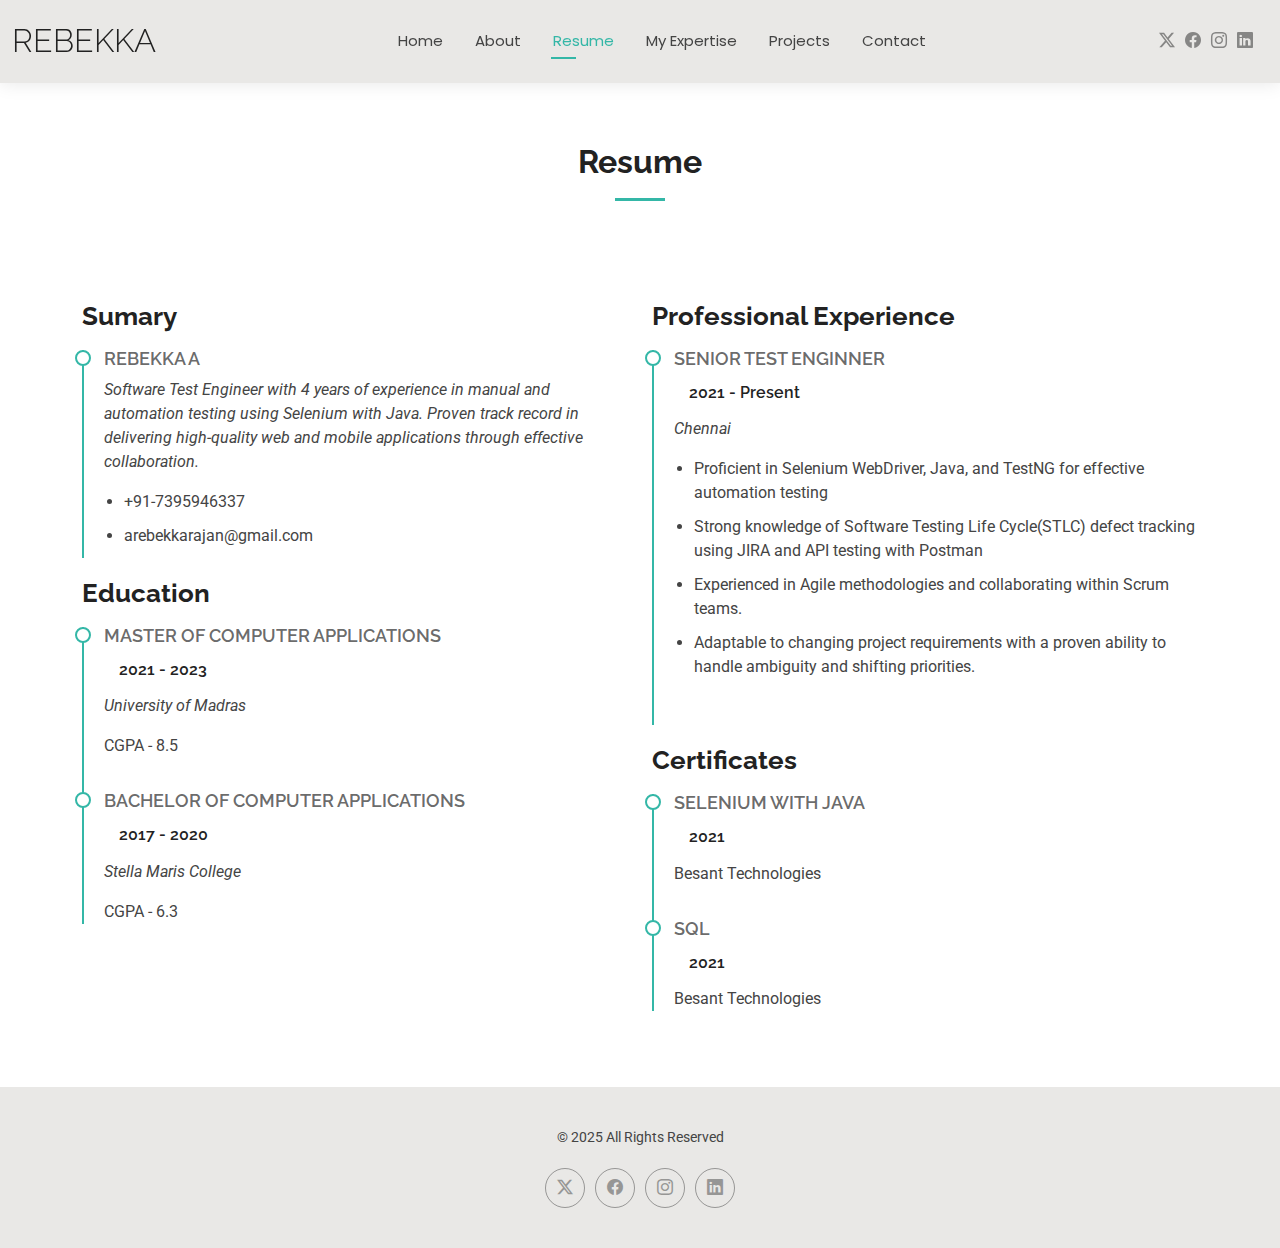
<file: resume.html>
<!DOCTYPE html>
<html lang="en">

<head>
  <meta charset="utf-8">
  <meta content="width=device-width, initial-scale=1.0" name="viewport">
  <title>Resume</title>
  <meta name="description" content="">
  <meta name="keywords" content="">

  <!-- Favicons -->
  <link href="assets/img/favicon.png" rel="icon">
  <link href="assets/img/apple-touch-icon.png" rel="apple-touch-icon">

  <!-- Fonts -->
  <link href="https://fonts.googleapis.com" rel="preconnect">
  <link href="https://fonts.gstatic.com" rel="preconnect" crossorigin>
  <link href="https://fonts.googleapis.com/css2?family=Roboto:ital,wght@0,100;0,300;0,400;0,500;0,700;0,900;1,100;1,300;1,400;1,500;1,700;1,900&family=Poppins:ital,wght@0,100;0,200;0,300;0,400;0,500;0,600;0,700;0,800;0,900;1,100;1,200;1,300;1,400;1,500;1,600;1,700;1,800;1,900&family=Raleway:ital,wght@0,100;0,200;0,300;0,400;0,500;0,600;0,700;0,800;0,900;1,100;1,200;1,300;1,400;1,500;1,600;1,700;1,800;1,900&display=swap" rel="stylesheet">

  <!-- Vendor CSS Files -->
  <link href="assets/vendor/bootstrap/css/bootstrap.min.css" rel="stylesheet">
  <link href="assets/vendor/bootstrap-icons/bootstrap-icons.css" rel="stylesheet">
  <link href="assets/vendor/aos/aos.css" rel="stylesheet">
  <link href="assets/vendor/swiper/swiper-bundle.min.css" rel="stylesheet">
  <link href="assets/vendor/glightbox/css/glightbox.min.css" rel="stylesheet">

  <!-- Main CSS File -->
  <link href="assets/css/main.css" rel="stylesheet">

  <!-- =======================================================
  * Template Name: Kelly
  * Template URL: https://bootstrapmade.com/kelly-free-bootstrap-cv-resume-html-template/
  * Updated: Aug 07 2024 with Bootstrap v5.3.3
  * Author: BootstrapMade.com
  * License: https://bootstrapmade.com/license/
  ======================================================== -->
</head>

<body class="resume-page">

  <header id="header" class="header d-flex align-items-center light-background sticky-top">
    <div class="container-fluid position-relative d-flex align-items-center justify-content-between">

      <a href="index.html" class="logo d-flex align-items-center me-auto me-xl-0">
        <!-- Uncomment the line below if you also wish to use an image logo -->
        <!-- <img src="assets/img/logo.png" alt=""> -->
        <h1 class="sitename">Rebekka</h1>
      </a>

      <nav id="navmenu" class="navmenu">
        <ul>
          <li><a href="index.html">Home</a></li>
          <li><a href="about.html">About</a></li>
          <li><a href="resume.html" class="active">Resume</a></li>
          <li><a href="MyExpertise.html">My Expertise</a></li>
          <li><a href="portfolio.html">Projects</a></li>
          <!-- <li class="dropdown"><a href="#"><span>Dropdown</span> <i class="bi bi-chevron-down toggle-dropdown"></i></a>
            <ul>
              <li><a href="#">Dropdown 1</a></li>
              <li class="dropdown"><a href="#"><span>Deep Dropdown</span> <i class="bi bi-chevron-down toggle-dropdown"></i></a>
                <ul>
                  <li><a href="#">Deep Dropdown 1</a></li>
                  <li><a href="#">Deep Dropdown 2</a></li>
                  <li><a href="#">Deep Dropdown 3</a></li>
                  <li><a href="#">Deep Dropdown 4</a></li>
                  <li><a href="#">Deep Dropdown 5</a></li>
                </ul>
              </li>
              <li><a href="#">Dropdown 2</a></li>
              <li><a href="#">Dropdown 3</a></li>
              <li><a href="#">Dropdown 4</a></li>
            </ul>
          </li>-->
          <li><a href="contact.html">Contact</a></li>
        </ul>
        <i class="mobile-nav-toggle d-xl-none bi bi-list"></i>
      </nav>

      <div class="header-social-links">
        <a href="#" class="twitter"><i class="bi bi-twitter-x"></i></a>
        <a href="#" class="facebook"><i class="bi bi-facebook"></i></a>
        <a href="#" class="instagram"><i class="bi bi-instagram"></i></a>
        <a href="#" class="linkedin"><i class="bi bi-linkedin"></i></a>
      </div>

    </div>
  </header>

  <main class="main">

    <!-- Resume Section -->
    <section id="resume" class="resume section">

      <!-- Section Title -->
      <div class="container section-title" data-aos="fade-up">
        <h2>Resume</h2>
      </div><!-- End Section Title -->

      <div class="container">

        <div class="row">

          <div class="col-lg-6" data-aos="fade-up" data-aos-delay="100">
            <h3 class="resume-title">Sumary</h3>

            <div class="resume-item pb-0">
              <h4>Rebekka A</h4>
              <p><em>Software Test Engineer with 4 years of experience in manual and automation testing using Selenium with Java. Proven track record in delivering high-quality web and mobile applications through effective collaboration.</em></p>
              <ul>
                <li>+91-7395946337</li>
                <li>arebekkarajan@gmail.com</li>
              </ul>
            </div><!-- Edn Resume Item -->

            <h3 class="resume-title">Education</h3>
            <div class="resume-item">
              <h4>Master of Computer Applications</h4>
              <h5>2021 - 2023</h5>
              <p><em>University of Madras</em></p>
              <p>CGPA - 8.5</p>
            </div><!-- Edn Resume Item -->

            <div class="resume-item">
              <h4>Bachelor of Computer Applications</h4>
              <h5>2017 - 2020</h5>
              <p><em>Stella Maris College</em></p>
              <p>CGPA - 6.3 </p>
            </div><!-- Edn Resume Item -->

          </div>

          <div class="col-lg-6" data-aos="fade-up" data-aos-delay="200">
            <h3 class="resume-title">Professional Experience</h3>
            <div class="resume-item">
              <h4>Senior Test Enginner </h4>
              <h5>2021 - Present</h5>
              <p><em>Chennai</em></p>
              <ul>
                <li>Proficient in Selenium WebDriver, Java, and TestNG for effective automation testing</li>
                <li>Strong knowledge of Software Testing Life Cycle(STLC) defect tracking using JIRA and API testing with Postman </li>
                <li>Experienced in Agile methodologies and collaborating within Scrum teams.</li>
                <li>Adaptable to changing project requirements with a proven ability to handle ambiguity and shifting priorities.</li>
              </ul>
              </div>
            <div>

            <h3 class="resume-title">Certificates</h3>
            <div class="resume-item">
              <h4>Selenium With Java</h4>
              <h5>2021</h5>
              <p>Besant Technologies</p>
            </div><!-- Edn Resume Item -->

            <div class="resume-item">
              <h4>SQL</h4>
              <h5>2021</h5>
               <p>Besant Technologies</p>
            </div><!-- Edn Resume Item -->

            </div><!-- Edn Resume Item -->

            

          </div>


        </div>

      </div>

    </section><!-- /Resume Section -->

  </main>

  <footer id="footer" class="footer light-background">

    <div class="container">
      <div class="copyright text-center ">
        <p>© <span>2025</span> <span>All Rights Reserved<br></span></p>
      </div>
      <div class="social-links d-flex justify-content-center">
        <a href=""><i class="bi bi-twitter-x"></i></a>
        <a href="https://www.facebook.com/samrebey.samrebey/"><i class="bi bi-facebook"></i></a>
        <a href=""><i class="bi bi-instagram"></i></a>
        <a href="https://www.linkedin.com/in/rebekka-a-3ba3921b7"><i class="bi bi-linkedin"></i></a>
      </div>
    </div>

  </footer>

  <!-- Scroll Top -->
  <a href="#" id="scroll-top" class="scroll-top d-flex align-items-center justify-content-center"><i class="bi bi-arrow-up-short"></i></a>

  <!-- Preloader -->
  <div id="preloader"></div>

  <!-- Vendor JS Files -->
  <script src="assets/vendor/bootstrap/js/bootstrap.bundle.min.js"></script>
  <script src="assets/vendor/php-email-form/validate.js"></script>
  <script src="assets/vendor/aos/aos.js"></script>
  <script src="assets/vendor/waypoints/noframework.waypoints.js"></script>
  <script src="assets/vendor/purecounter/purecounter_vanilla.js"></script>
  <script src="assets/vendor/swiper/swiper-bundle.min.js"></script>
  <script src="assets/vendor/glightbox/js/glightbox.min.js"></script>
  <script src="assets/vendor/imagesloaded/imagesloaded.pkgd.min.js"></script>
  <script src="assets/vendor/isotope-layout/isotope.pkgd.min.js"></script>

  <!-- Main JS File -->
  <script src="assets/js/main.js"></script>

</body>

</html>
</file>
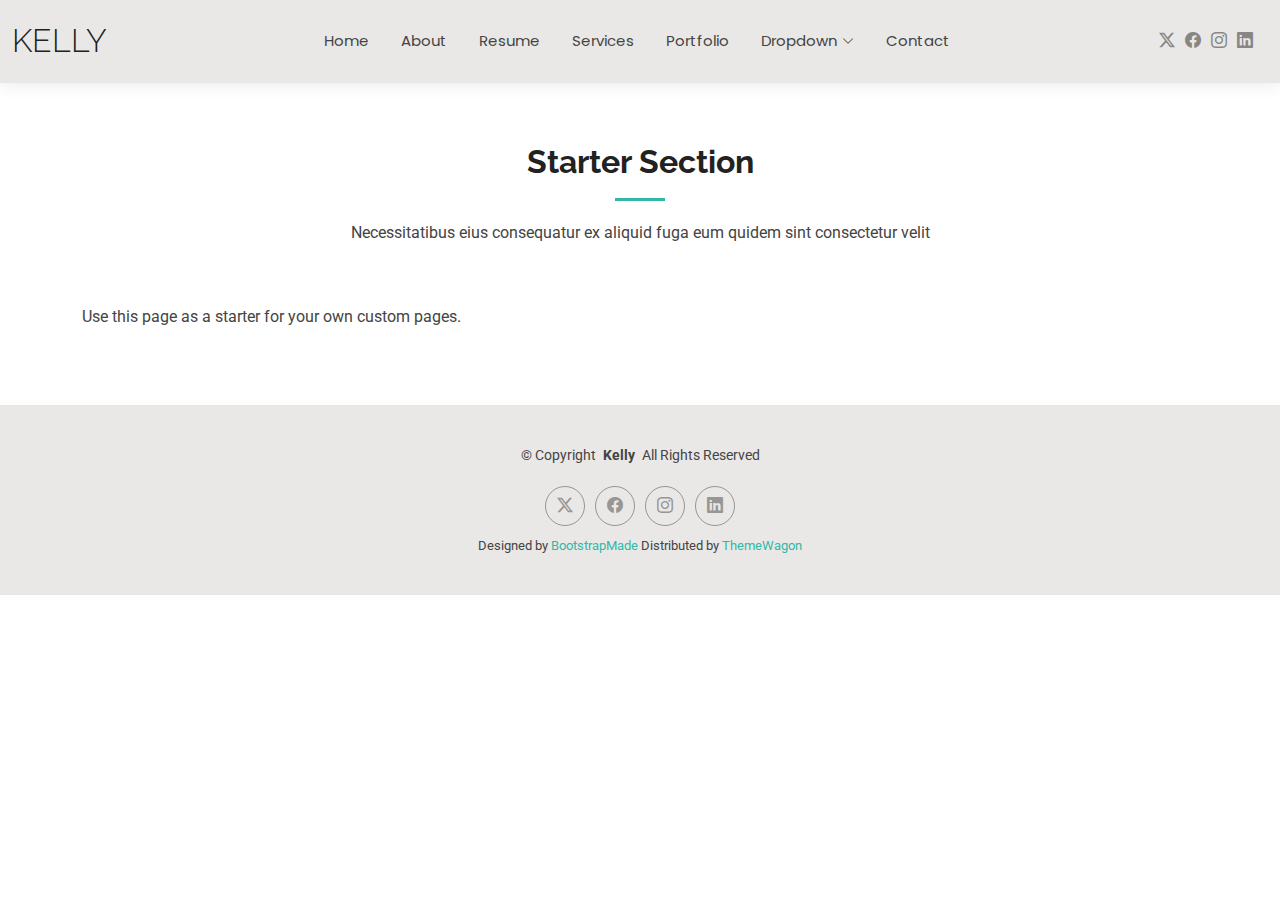
<file: starter-page.html>
<!DOCTYPE html>
<html lang="en">

<head>
  <meta charset="utf-8">
  <meta content="width=device-width, initial-scale=1.0" name="viewport">
  <title>Starter Page - Kelly Bootstrap Template</title>
  <meta name="description" content="">
  <meta name="keywords" content="">

  <!-- Favicons -->
  <link href="assets/img/favicon.png" rel="icon">
  <link href="assets/img/apple-touch-icon.png" rel="apple-touch-icon">

  <!-- Fonts -->
  <link href="https://fonts.googleapis.com" rel="preconnect">
  <link href="https://fonts.gstatic.com" rel="preconnect" crossorigin>
  <link href="https://fonts.googleapis.com/css2?family=Roboto:ital,wght@0,100;0,300;0,400;0,500;0,700;0,900;1,100;1,300;1,400;1,500;1,700;1,900&family=Poppins:ital,wght@0,100;0,200;0,300;0,400;0,500;0,600;0,700;0,800;0,900;1,100;1,200;1,300;1,400;1,500;1,600;1,700;1,800;1,900&family=Raleway:ital,wght@0,100;0,200;0,300;0,400;0,500;0,600;0,700;0,800;0,900;1,100;1,200;1,300;1,400;1,500;1,600;1,700;1,800;1,900&display=swap" rel="stylesheet">

  <!-- Vendor CSS Files -->
  <link href="assets/vendor/bootstrap/css/bootstrap.min.css" rel="stylesheet">
  <link href="assets/vendor/bootstrap-icons/bootstrap-icons.css" rel="stylesheet">
  <link href="assets/vendor/aos/aos.css" rel="stylesheet">
  <link href="assets/vendor/swiper/swiper-bundle.min.css" rel="stylesheet">
  <link href="assets/vendor/glightbox/css/glightbox.min.css" rel="stylesheet">

  <!-- Main CSS File -->
  <link href="assets/css/main.css" rel="stylesheet">

  <!-- =======================================================
  * Template Name: Kelly
  * Template URL: https://bootstrapmade.com/kelly-free-bootstrap-cv-resume-html-template/
  * Updated: Aug 07 2024 with Bootstrap v5.3.3
  * Author: BootstrapMade.com
  * License: https://bootstrapmade.com/license/
  ======================================================== -->
</head>

<body class="starter-page-page">

  <header id="header" class="header d-flex align-items-center light-background sticky-top">
    <div class="container-fluid position-relative d-flex align-items-center justify-content-between">

      <a href="index.html" class="logo d-flex align-items-center me-auto me-xl-0">
        <!-- Uncomment the line below if you also wish to use an image logo -->
        <!-- <img src="assets/img/logo.png" alt=""> -->
        <h1 class="sitename">Kelly</h1>
      </a>

      <nav id="navmenu" class="navmenu">
        <ul>
          <li><a href="index.html">Home</a></li>
          <li><a href="about.html">About</a></li>
          <li><a href="resume.html">Resume</a></li>
          <li><a href="services.html">Services</a></li>
          <li><a href="portfolio.html">Portfolio</a></li>
          <li class="dropdown"><a href="#"><span>Dropdown</span> <i class="bi bi-chevron-down toggle-dropdown"></i></a>
            <ul>
              <li><a href="#">Dropdown 1</a></li>
              <li class="dropdown"><a href="#"><span>Deep Dropdown</span> <i class="bi bi-chevron-down toggle-dropdown"></i></a>
                <ul>
                  <li><a href="#">Deep Dropdown 1</a></li>
                  <li><a href="#">Deep Dropdown 2</a></li>
                  <li><a href="#">Deep Dropdown 3</a></li>
                  <li><a href="#">Deep Dropdown 4</a></li>
                  <li><a href="#">Deep Dropdown 5</a></li>
                </ul>
              </li>
              <li><a href="#">Dropdown 2</a></li>
              <li><a href="#">Dropdown 3</a></li>
              <li><a href="#">Dropdown 4</a></li>
            </ul>
          </li>
          <li><a href="contact.html">Contact</a></li>
        </ul>
        <i class="mobile-nav-toggle d-xl-none bi bi-list"></i>
      </nav>

      <div class="header-social-links">
        <a href="#" class="twitter"><i class="bi bi-twitter-x"></i></a>
        <a href="#" class="facebook"><i class="bi bi-facebook"></i></a>
        <a href="#" class="instagram"><i class="bi bi-instagram"></i></a>
        <a href="#" class="linkedin"><i class="bi bi-linkedin"></i></a>
      </div>

    </div>
  </header>

  <main class="main">

    <!-- Starter Section Section -->
    <section id="starter-section" class="starter-section section">

      <!-- Section Title -->
      <div class="container section-title" data-aos="fade-up">
        <h2>Starter Section</h2>
        <p>Necessitatibus eius consequatur ex aliquid fuga eum quidem sint consectetur velit</p>
      </div><!-- End Section Title -->

      <div class="container" data-aos="fade-up">
        <p>Use this page as a starter for your own custom pages.</p>
      </div>

    </section><!-- /Starter Section Section -->

  </main>

  <footer id="footer" class="footer light-background">

    <div class="container">
      <div class="copyright text-center ">
        <p>© <span>Copyright</span> <strong class="px-1 sitename">Kelly</strong> <span>All Rights Reserved<br></span></p>
      </div>
      <div class="social-links d-flex justify-content-center">
        <a href=""><i class="bi bi-twitter-x"></i></a>
        <a href=""><i class="bi bi-facebook"></i></a>
        <a href=""><i class="bi bi-instagram"></i></a>
        <a href=""><i class="bi bi-linkedin"></i></a>
      </div>
      <div class="credits">
        <!-- All the links in the footer should remain intact. -->
        <!-- You can delete the links only if you've purchased the pro version. -->
        <!-- Licensing information: https://bootstrapmade.com/license/ -->
        <!-- Purchase the pro version with working PHP/AJAX contact form: [buy-url] -->
        Designed by <a href="https://bootstrapmade.com/">BootstrapMade</a> Distributed by <a href=“https://themewagon.com>ThemeWagon
      </div>
    </div>

  </footer>

  <!-- Scroll Top -->
  <a href="#" id="scroll-top" class="scroll-top d-flex align-items-center justify-content-center"><i class="bi bi-arrow-up-short"></i></a>

  <!-- Preloader -->
  <div id="preloader"></div>

  <!-- Vendor JS Files -->
  <script src="assets/vendor/bootstrap/js/bootstrap.bundle.min.js"></script>
  <script src="assets/vendor/php-email-form/validate.js"></script>
  <script src="assets/vendor/aos/aos.js"></script>
  <script src="assets/vendor/waypoints/noframework.waypoints.js"></script>
  <script src="assets/vendor/purecounter/purecounter_vanilla.js"></script>
  <script src="assets/vendor/swiper/swiper-bundle.min.js"></script>
  <script src="assets/vendor/glightbox/js/glightbox.min.js"></script>
  <script src="assets/vendor/imagesloaded/imagesloaded.pkgd.min.js"></script>
  <script src="assets/vendor/isotope-layout/isotope.pkgd.min.js"></script>

  <!-- Main JS File -->
  <script src="assets/js/main.js"></script>

</body>

</html>
</file>
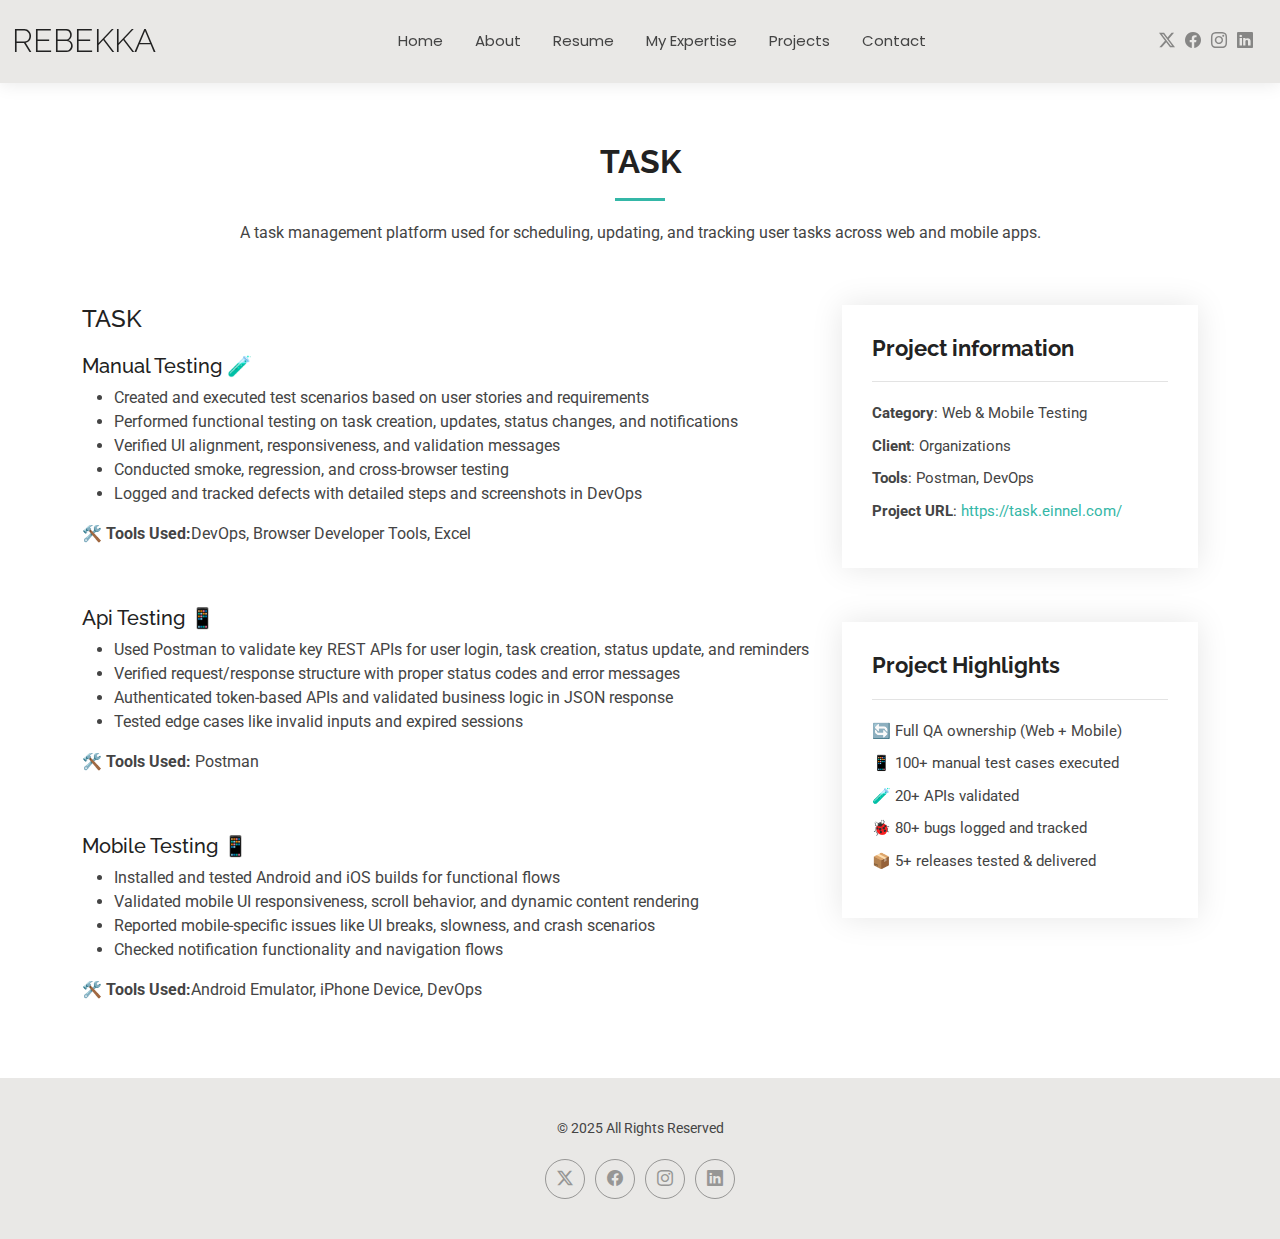
<file: Task-portfolio.html>
<!DOCTYPE html>
<html lang="en">

<head>
  <meta charset="utf-8">
  <meta content="width=device-width, initial-scale=1.0" name="viewport">
  <title>Task</title>
  <meta name="description" content="">
  <meta name="keywords" content="">

  <!-- Favicons -->
  <link href="assets/img/favicon.png" rel="icon">
  <link href="assets/img/apple-touch-icon.png" rel="apple-touch-icon">

  <!-- Fonts -->
  <link href="https://fonts.googleapis.com" rel="preconnect">
  <link href="https://fonts.gstatic.com" rel="preconnect" crossorigin>
  <link href="https://fonts.googleapis.com/css2?family=Roboto:ital,wght@0,100;0,300;0,400;0,500;0,700;0,900;1,100;1,300;1,400;1,500;1,700;1,900&family=Poppins:ital,wght@0,100;0,200;0,300;0,400;0,500;0,600;0,700;0,800;0,900;1,100;1,200;1,300;1,400;1,500;1,600;1,700;1,800;1,900&family=Raleway:ital,wght@0,100;0,200;0,300;0,400;0,500;0,600;0,700;0,800;0,900;1,100;1,200;1,300;1,400;1,500;1,600;1,700;1,800;1,900&display=swap" rel="stylesheet">

  <!-- Vendor CSS Files -->
  <link href="assets/vendor/bootstrap/css/bootstrap.min.css" rel="stylesheet">
  <link href="assets/vendor/bootstrap-icons/bootstrap-icons.css" rel="stylesheet">
  <link href="assets/vendor/aos/aos.css" rel="stylesheet">
  <link href="assets/vendor/swiper/swiper-bundle.min.css" rel="stylesheet">
  <link href="assets/vendor/glightbox/css/glightbox.min.css" rel="stylesheet">

  <!-- Main CSS File -->
  <link href="assets/css/main.css" rel="stylesheet">

  <!-- =======================================================
  * Template Name: Kelly
  * Template URL: https://bootstrapmade.com/kelly-free-bootstrap-cv-resume-html-template/
  * Updated: Aug 07 2024 with Bootstrap v5.3.3
  * Author: BootstrapMade.com
  * License: https://bootstrapmade.com/license/
  ======================================================== -->
</head>

<body class="portfolio-details-page">

  <header id="header" class="header d-flex align-items-center light-background sticky-top">
    <div class="container-fluid position-relative d-flex align-items-center justify-content-between">

      <a href="index.html" class="logo d-flex align-items-center me-auto me-xl-0">
        <!-- Uncomment the line below if you also wish to use an image logo -->
        <!-- <img src="assets/img/logo.png" alt=""> -->
        <h1 class="sitename">Rebekka</h1>
      </a>

      <nav id="navmenu" class="navmenu">
        <ul>
          <li><a href="index.html">Home</a></li>
          <li><a href="about.html">About</a></li>
          <li><a href="resume.html">Resume</a></li>
          <li><a href="MyExpertise.html">My Expertise</a></li>
          <li><a href="portfolio.html">Projects</a></li>
          <!-- <li class="dropdown"><a href="#"><span>Dropdown</span> <i class="bi bi-chevron-down toggle-dropdown"></i></a>
            <ul>
              <li><a href="#">Dropdown 1</a></li>
              <li class="dropdown"><a href="#"><span>Deep Dropdown</span> <i class="bi bi-chevron-down toggle-dropdown"></i></a>
                <ul>
                  <li><a href="#">Deep Dropdown 1</a></li>
                  <li><a href="#">Deep Dropdown 2</a></li>
                  <li><a href="#">Deep Dropdown 3</a></li>
                  <li><a href="#">Deep Dropdown 4</a></li>
                  <li><a href="#">Deep Dropdown 5</a></li>
                </ul>
              </li>
              <li><a href="#">Dropdown 2</a></li>
              <li><a href="#">Dropdown 3</a></li>
              <li><a href="#">Dropdown 4</a></li>
            </ul>
          </li>-->
          <li><a href="contact.html">Contact</a></li>
        </ul>
        <i class="mobile-nav-toggle d-xl-none bi bi-list"></i>
      </nav>

      <div class="header-social-links">
        <a href="#" class="twitter"><i class="bi bi-twitter-x"></i></a>
        <a href="#" class="facebook"><i class="bi bi-facebook"></i></a>
        <a href="#" class="instagram"><i class="bi bi-instagram"></i></a>
        <a href="#" class="linkedin"><i class="bi bi-linkedin"></i></a>
      </div>

    </div>
  </header>

  <main class="main">

    <!-- Portfolio Details Section -->
    <section id="portfolio-details" class="portfolio-details section">

      <!-- Section Title -->
      <div class="container section-title" data-aos="fade-up">
        <h2>TASK</h2>
        <p>A task management platform used for scheduling, updating, and tracking user tasks across web and mobile apps.</p>
      </div><!-- End Section Title -->

      <div class="container" data-aos="fade-up" data-aos-delay="100">

        <div class="row gy-4">

         <!-- <div class="col-lg-8">
            <div class="portfolio-details-slider swiper init-swiper">

              <script type="application/json" class="swiper-config">
                {
                  "loop": true,
                  "speed": 600,
                  "autoplay": {
                    "delay": 5000
                  },
                  "slidesPerView": "auto",
                  "pagination": {
                    "el": ".swiper-pagination",
                    "type": "bullets",
                    "clickable": true
                  }
                }
              </script>

              <div class="swiper-wrapper align-items-center">

                <div class="swiper-slide">
                  <img src="assets/img/portfolio/app-1.jpg" alt="">
                </div>

                <div class="swiper-slide">
                  <img src="assets/img/portfolio/product-1.jpg" alt="">
                </div>

                <div class="swiper-slide">
                  <img src="assets/img/portfolio/branding-1.jpg" alt="">
                </div>

                <div class="swiper-slide">
                  <img src="assets/img/portfolio/books-1.jpg" alt="">
                </div>

              </div>
              <div class="swiper-pagination"></div>
            </div>
          </div>-->

          <div class="col-lg-8" data-aos="fade-up" data-aos-delay="200">
            <div class="resume-item">
              <h4>TASK</h4>
              <h5 style="margin-top: 20px;">Manual Testing 🧪</h5>
              <ul>
                <li>Created and executed test scenarios based on user stories and requirements</li>
                <li>Performed functional testing on task creation, updates, status changes, and notifications</li>
                <li>Verified UI alignment, responsiveness, and validation messages</li>
                <li>Conducted smoke, regression, and cross-browser testing</li>
                <li>Logged and tracked defects with detailed steps and screenshots in DevOps</li>
              </ul><p><strong>🛠️ Tools Used:</strong>DevOps, Browser Developer Tools, Excel</p>
              <br>
              <h5 style="margin-top: 20px;">Api Testing 📱</h5>
              <ul>
                <li>Used Postman to validate key REST APIs for user login, task creation, status update, and reminders</li>
                <li>Verified request/response structure with proper status codes and error messages</li>
                <li>Authenticated token-based APIs and validated business logic in JSON response</li>
                <li>Tested edge cases like invalid inputs and expired sessions</li>
              </ul>
               <p><strong>🛠️ Tools Used:</strong> Postman</p>
              <br>
              <h5 style="margin-top: 20px;">Mobile Testing 📱</h5>
              <ul>
                <li>Installed and tested Android and iOS builds for functional flows</li>
                <li>Validated mobile UI responsiveness, scroll behavior, and dynamic content rendering</li>
                <li>Reported mobile-specific issues like UI breaks, slowness, and crash scenarios</li>
                <li>Checked notification functionality and navigation flows</li>
              </ul>
               <p><strong>🛠️ Tools Used:</strong>Android Emulator, iPhone Device, DevOps</p>

            </div><!-- Edn Resume Item -->

          </div>

          <div class="col-lg-4">
            <div class="portfolio-info" data-aos="fade-up" data-aos-delay="200">
              <h3>Project information</h3>
              <ul>
                <li><strong>Category</strong>: Web & Mobile Testing</li>
                <li><strong>Client</strong>: Organizations</li>
                <li><strong>Tools</strong>: Postman, DevOps</li>
                <li><strong>Project URL</strong>: <a href="https://task.einnel.com/">https://task.einnel.com/</a></li>
              </ul>
            </div><br>
            <div class="portfolio-info" data-aos="fade-up" data-aos-delay="200" style="margin-top: 30px;">
              <h3>Project Highlights</h3>
              <ul>
                <li>🔄  Full QA ownership (Web + Mobile)</li>
                <li>📱  100+ manual test cases executed</li>
                <li>🧪  20+ APIs validated</li>
                <li>🐞  80+ bugs logged and tracked</li>
                <li>📦  5+ releases tested & delivered</li>
              </ul>
            </div>

          </div>

        </div>

      </div>

    </section><!-- /Portfolio Details Section -->

  </main>

  <footer id="footer" class="footer light-background">

    <div class="container">
      <div class="copyright text-center ">
        <p>© <span>2025</span> <span>All Rights Reserved<br></span></p>
      </div>
      <div class="social-links d-flex justify-content-center">
        <a href=""><i class="bi bi-twitter-x"></i></a>
        <a href="https://www.facebook.com/samrebey.samrebey/"><i class="bi bi-facebook"></i></a>
        <a href=""><i class="bi bi-instagram"></i></a>
        <a href=""><i class="bi bi-linkedin"></i></a>
      </div>
    </div>

  </footer>

  <!-- Scroll Top -->
  <a href="#" id="scroll-top" class="scroll-top d-flex align-items-center justify-content-center"><i class="bi bi-arrow-up-short"></i></a>

  <!-- Preloader -->
  <div id="preloader"></div>

  <!-- Vendor JS Files -->
  <script src="assets/vendor/bootstrap/js/bootstrap.bundle.min.js"></script>
  <script src="assets/vendor/php-email-form/validate.js"></script>
  <script src="assets/vendor/aos/aos.js"></script>
  <script src="assets/vendor/waypoints/noframework.waypoints.js"></script>
  <script src="assets/vendor/purecounter/purecounter_vanilla.js"></script>
  <script src="assets/vendor/swiper/swiper-bundle.min.js"></script>
  <script src="assets/vendor/glightbox/js/glightbox.min.js"></script>
  <script src="assets/vendor/imagesloaded/imagesloaded.pkgd.min.js"></script>
  <script src="assets/vendor/isotope-layout/isotope.pkgd.min.js"></script>

  <!-- Main JS File -->
  <script src="assets/js/main.js"></script>

</body>

</html>
</file>
<file: assets/css/main.css>
/**
* Template Name: Kelly
* Template URL: https://bootstrapmade.com/kelly-free-bootstrap-cv-resume-html-template/
* Updated: Aug 07 2024 with Bootstrap v5.3.3
* Author: BootstrapMade.com
* License: https://bootstrapmade.com/license/
*/

/*--------------------------------------------------------------
# Font & Color Variables
# Help: https://bootstrapmade.com/color-system/
--------------------------------------------------------------*/
/* Fonts */
:root {
  --default-font: "Roboto",  system-ui, -apple-system, "Segoe UI", Roboto, "Helvetica Neue", Arial, "Noto Sans", "Liberation Sans", sans-serif, "Apple Color Emoji", "Segoe UI Emoji", "Segoe UI Symbol", "Noto Color Emoji";
  --heading-font: "Raleway",  sans-serif;
  --nav-font: "Poppins",  sans-serif;
}

/* Global Colors - The following color variables are used throughout the website. Updating them here will change the color scheme of the entire website */
:root { 
  --background-color: #ffffff; /* Background color for the entire website, including individual sections */
  --default-color: #444444; /* Default color used for the majority of the text content across the entire website */
  --heading-color: #222222; /* Color for headings, subheadings and title throughout the website */
  --accent-color: #34b7a7; /* Accent color that represents your brand on the website. It's used for buttons, links, and other elements that need to stand out */
  --surface-color: #ffffff; /* The surface color is used as a background of boxed elements within sections, such as cards, icon boxes, or other elements that require a visual separation from the global background. */
  --contrast-color: #ffffff; /* Contrast color for text, ensuring readability against backgrounds of accent, heading, or default colors. */
}

/* Nav Menu Colors - The following color variables are used specifically for the navigation menu. They are separate from the global colors to allow for more customization options */
:root {
  --nav-color: #444444;  /* The default color of the main navmenu links */
  --nav-hover-color: #34b7a7; /* Applied to main navmenu links when they are hovered over or active */
  --nav-mobile-background-color: #ffffff; /* Used as the background color for mobile navigation menu */
  --nav-dropdown-background-color: #ffffff; /* Used as the background color for dropdown items that appear when hovering over primary navigation items */
  --nav-dropdown-color: #444444; /* Used for navigation links of the dropdown items in the navigation menu. */
  --nav-dropdown-hover-color: #34b7a7; /* Similar to --nav-hover-color, this color is applied to dropdown navigation links when they are hovered over. */
}

/* Color Presets - These classes override global colors when applied to any section or element, providing reuse of the sam color scheme. */

.light-background {
  --background-color: #e9e8e6;
  --surface-color: #ffffff;
}

.dark-background {
  --background-color: #060606;
  --default-color: #ffffff;
  --heading-color: #ffffff;
  --surface-color: #252525;
  --contrast-color: #ffffff;
}

/* Smooth scroll */
:root {
  scroll-behavior: smooth;
}

/*--------------------------------------------------------------
# General Styling & Shared Classes
--------------------------------------------------------------*/
body {
  color: var(--default-color);
  background-color: var(--background-color);
  font-family: var(--default-font);
}

a {
  color: var(--accent-color);
  text-decoration: none;
  transition: 0.3s;
}

a:hover {
  color: color-mix(in srgb, var(--accent-color), transparent 25%);
  text-decoration: none;
}

h1,
h2,
h3,
h4,
h5,
h6 {
  color: var(--heading-color);
  font-family: var(--heading-font);
}

/* PHP Email Form Messages
------------------------------*/
.php-email-form .error-message {
  display: none;
  background: #df1529;
  color: #ffffff;
  text-align: left;
  padding: 15px;
  margin-bottom: 24px;
  font-weight: 600;
}

.php-email-form .sent-message {
  display: none;
  color: #ffffff;
  background: #059652;
  text-align: center;
  padding: 15px;
  margin-bottom: 24px;
  font-weight: 600;
}

.php-email-form .loading {
  display: none;
  background: var(--surface-color);
  text-align: center;
  padding: 15px;
  margin-bottom: 24px;
}

.php-email-form .loading:before {
  content: "";
  display: inline-block;
  border-radius: 50%;
  width: 24px;
  height: 24px;
  margin: 0 10px -6px 0;
  border: 3px solid var(--accent-color);
  border-top-color: var(--surface-color);
  animation: php-email-form-loading 1s linear infinite;
}

@keyframes php-email-form-loading {
  0% {
    transform: rotate(0deg);
  }

  100% {
    transform: rotate(360deg);
  }
}

/*--------------------------------------------------------------
# Global Header
--------------------------------------------------------------*/
.header {
  color: var(--default-color);
  background-color: var(--background-color);
  padding: 15px 0;
  transition: all 0.5s;
  z-index: 997;
  box-shadow: 0px 0 18px rgba(0, 0, 0, 0.1);
}

.header .logo {
  line-height: 1;
}

.header .logo img {
  max-height: 36px;
  margin-right: 8px;
}

.header .logo h1 {
  font-size: 32px;
  margin: 0;
  font-weight: 300;
  text-transform: uppercase;
  color: var(--heading-color);
}

.header .header-social-links {
  padding-right: 15px;
}

.header .header-social-links a {
  color: color-mix(in srgb, var(--default-color), transparent 40%);
  padding-left: 6px;
  display: inline-block;
  transition: 0.3s;
  font-size: 16px;
}

.header .header-social-links a:hover {
  color: var(--accent-color);
}

.header .header-social-links a i {
  line-height: 0px;
}

@media (max-width: 1200px) {
  .header .logo {
    order: 1;
  }

  .header .header-social-links {
    order: 2;
  }

  .header .navmenu {
    order: 3;
  }
}

/*--------------------------------------------------------------
# Navigation Menu
--------------------------------------------------------------*/
/* Desktop Navigation */
@media (min-width: 1200px) {
  .navmenu {
    padding: 0;
  }

  .navmenu ul {
    margin: 0;
    padding: 0;
    display: flex;
    list-style: none;
    align-items: center;
  }

  .navmenu li {
    position: relative;
  }

  .navmenu>ul>li {
    white-space: nowrap;
    padding: 15px 14px;
  }

  .navmenu>ul>li:last-child {
    padding-right: 0;
  }

  .navmenu a,
  .navmenu a:focus {
    color: var(--nav-color);
    font-size: 15px;
    padding: 0 2px;
    font-family: var(--nav-font);
    font-weight: 400;
    display: flex;
    align-items: center;
    justify-content: space-between;
    white-space: nowrap;
    transition: 0.3s;
    position: relative;
  }

  .navmenu a i,
  .navmenu a:focus i {
    font-size: 12px;
    line-height: 0;
    margin-left: 5px;
    transition: 0.3s;
  }

  .navmenu>ul>li>a:before {
    content: "";
    position: absolute;
    height: 2px;
    bottom: -6px;
    left: 0;
    background-color: var(--nav-hover-color);
    visibility: hidden;
    width: 0px;
    transition: all 0.3s ease-in-out 0s;
  }

  .navmenu a:hover:before,
  .navmenu li:hover>a:before,
  .navmenu .active:before {
    visibility: visible;
    width: 25px;
  }

  .navmenu li:hover>a,
  .navmenu .active,
  .navmenu .active:focus {
    color: var(--nav-hover-color);
  }

  .navmenu .dropdown ul {
    margin: 0;
    padding: 10px 0;
    background: var(--nav-dropdown-background-color);
    display: block;
    position: absolute;
    visibility: hidden;
    left: 14px;
    top: 130%;
    opacity: 0;
    transition: 0.3s;
    border-radius: 4px;
    z-index: 99;
    box-shadow: 0px 0px 30px rgba(0, 0, 0, 0.1);
  }

  .navmenu .dropdown ul li {
    min-width: 200px;
  }

  .navmenu .dropdown ul a {
    padding: 10px 20px;
    font-size: 15px;
    text-transform: none;
    color: var(--nav-dropdown-color);
  }

  .navmenu .dropdown ul a i {
    font-size: 12px;
  }

  .navmenu .dropdown ul a:hover,
  .navmenu .dropdown ul .active:hover,
  .navmenu .dropdown ul li:hover>a {
    color: var(--nav-dropdown-hover-color);
  }

  .navmenu .dropdown:hover>ul {
    opacity: 1;
    top: 100%;
    visibility: visible;
  }

  .navmenu .dropdown .dropdown ul {
    top: 0;
    left: -90%;
    visibility: hidden;
  }

  .navmenu .dropdown .dropdown:hover>ul {
    opacity: 1;
    top: 0;
    left: -100%;
    visibility: visible;
  }
}

/* Mobile Navigation */
@media (max-width: 1199px) {
  .mobile-nav-toggle {
    color: var(--nav-color);
    font-size: 28px;
    line-height: 0;
    margin-right: 10px;
    cursor: pointer;
    transition: color 0.3s;
  }

  .navmenu {
    padding: 0;
    z-index: 9997;
  }

  .navmenu ul {
    display: none;
    list-style: none;
    position: absolute;
    inset: 60px 20px 20px 20px;
    padding: 10px 0;
    margin: 0;
    border-radius: 6px;
    background-color: var(--nav-mobile-background-color);
    border: 1px solid color-mix(in srgb, var(--default-color), transparent 90%);
    box-shadow: none;
    overflow-y: auto;
    transition: 0.3s;
    z-index: 9998;
  }

  .navmenu a,
  .navmenu a:focus {
    color: var(--nav-dropdown-color);
    padding: 10px 20px;
    font-family: var(--nav-font);
    font-size: 17px;
    font-weight: 500;
    display: flex;
    align-items: center;
    justify-content: space-between;
    white-space: nowrap;
    transition: 0.3s;
  }

  .navmenu a i,
  .navmenu a:focus i {
    font-size: 12px;
    line-height: 0;
    margin-left: 5px;
    width: 30px;
    height: 30px;
    display: flex;
    align-items: center;
    justify-content: center;
    border-radius: 50%;
    transition: 0.3s;
    background-color: color-mix(in srgb, var(--accent-color), transparent 90%);
  }

  .navmenu a i:hover,
  .navmenu a:focus i:hover {
    background-color: var(--accent-color);
    color: var(--contrast-color);
  }

  .navmenu a:hover,
  .navmenu .active,
  .navmenu .active:focus {
    color: var(--nav-dropdown-hover-color);
  }

  .navmenu .active i,
  .navmenu .active:focus i {
    background-color: var(--accent-color);
    color: var(--contrast-color);
    transform: rotate(180deg);
  }

  .navmenu .dropdown ul {
    position: static;
    display: none;
    z-index: 99;
    padding: 10px 0;
    margin: 10px 20px;
    background-color: var(--nav-dropdown-background-color);
    transition: all 0.5s ease-in-out;
  }

  .navmenu .dropdown ul ul {
    background-color: rgba(33, 37, 41, 0.1);
  }

  .navmenu .dropdown>.dropdown-active {
    display: block;
    background-color: rgba(33, 37, 41, 0.03);
  }

  .mobile-nav-active {
    overflow: hidden;
  }

  .mobile-nav-active .mobile-nav-toggle {
    color: #fff;
    position: absolute;
    font-size: 32px;
    top: 15px;
    right: 15px;
    margin-right: 0;
    z-index: 9999;
  }

  .mobile-nav-active .navmenu {
    position: fixed;
    overflow: hidden;
    inset: 0;
    background: rgba(33, 37, 41, 0.8);
    transition: 0.3s;
  }

  .mobile-nav-active .navmenu>ul {
    display: block;
  }
}

/*--------------------------------------------------------------
# Global Footer
--------------------------------------------------------------*/
.footer {
  color: var(--default-color);
  background-color: var(--background-color);
  font-size: 14px;
  padding: 40px 0;
  position: relative;
}

.footer .copyright p {
  margin-bottom: 0;
}

.footer .social-links {
  margin-top: 20px;
}

.footer .social-links a {
  display: flex;
  align-items: center;
  justify-content: center;
  width: 40px;
  height: 40px;
  border-radius: 50%;
  border: 1px solid color-mix(in srgb, var(--default-color), transparent 50%);
  font-size: 16px;
  color: color-mix(in srgb, var(--default-color), transparent 50%);
  margin: 0 5px;
  transition: 0.3s;
}

.footer .social-links a:hover {
  color: var(--accent-color);
  border-color: var(--accent-color);
}

.footer .credits {
  margin-top: 10px;
  font-size: 13px;
  text-align: center;
}

/*--------------------------------------------------------------
# Preloader
--------------------------------------------------------------*/
#preloader {
  position: fixed;
  inset: 0;
  z-index: 9999;
  overflow: hidden;
  background-color: var(--background-color);
  transition: all 0.6s ease-out;
  width: 100%;
  height: 100vh;
}

#preloader:before,
#preloader:after {
  content: "";
  position: absolute;
  border: 4px solid var(--accent-color);
  border-radius: 50%;
  animation: animate-preloader 2s cubic-bezier(0, 0.2, 0.8, 1) infinite;
}

#preloader:after {
  animation-delay: -0.5s;
}

@keyframes animate-preloader {
  0% {
    width: 10px;
    height: 10px;
    top: calc(50% - 5px);
    left: calc(50% - 5px);
    opacity: 1;
  }

  100% {
    width: 72px;
    height: 72px;
    top: calc(50% - 36px);
    left: calc(50% - 36px);
    opacity: 0;
  }
}

/*--------------------------------------------------------------
# Scroll Top Button
--------------------------------------------------------------*/
.scroll-top {
  position: fixed;
  visibility: hidden;
  opacity: 0;
  right: 15px;
  bottom: -15px;
  z-index: 99999;
  background-color: var(--accent-color);
  width: 44px;
  height: 44px;
  border-radius: 50px;
  transition: all 0.4s;
}

.scroll-top i {
  font-size: 24px;
  color: var(--contrast-color);
  line-height: 0;
}

.scroll-top:hover {
  background-color: color-mix(in srgb, var(--accent-color), transparent 20%);
  color: var(--contrast-color);
}

.scroll-top.active {
  visibility: visible;
  opacity: 1;
  bottom: 15px;
}

/*--------------------------------------------------------------
# Disable aos animation delay on mobile devices
--------------------------------------------------------------*/
@media screen and (max-width: 768px) {
  [data-aos-delay] {
    transition-delay: 0 !important;
  }
}

/*--------------------------------------------------------------
# Global Page Titles & Breadcrumbs
--------------------------------------------------------------*/
.page-title {
  color: var(--default-color);
  background-color: var(--background-color);
  padding: 25px 0;
  position: relative;
  border-bottom: 1px solid color-mix(in srgb, var(--default-color), transparent 85%);
}

.page-title h1 {
  font-size: 24px;
  font-weight: 400;
}

.page-title .breadcrumbs ol {
  display: flex;
  flex-wrap: wrap;
  list-style: none;
  padding: 0;
  margin: 0;
  font-size: 14px;
  font-weight: 400;
}

.page-title .breadcrumbs ol li+li {
  padding-left: 10px;
}

.page-title .breadcrumbs ol li+li::before {
  content: "/";
  display: inline-block;
  padding-right: 10px;
  color: color-mix(in srgb, var(--default-color), transparent 70%);
}

/*--------------------------------------------------------------
# Global Sections
--------------------------------------------------------------*/
section,
.section {
  color: var(--default-color);
  background-color: var(--background-color);
  padding: 60px 0;
  scroll-margin-top: 100px;
  overflow: clip;
}

@media (max-width: 1199px) {

  section,
  .section {
    scroll-margin-top: 66px;
  }
}

/*--------------------------------------------------------------
# Global Section Titles
--------------------------------------------------------------*/
.section-title {
  text-align: center;
  padding-bottom: 60px;
  position: relative;
}

.section-title h2 {
  font-size: 32px;
  font-weight: 700;
  margin-bottom: 20px;
  padding-bottom: 20px;
  position: relative;
}

.section-title h2:after {
  content: "";
  position: absolute;
  display: block;
  width: 50px;
  height: 3px;
  background: var(--accent-color);
  left: 0;
  right: 0;
  bottom: 0;
  margin: auto;
}

.section-title p {
  margin-bottom: 0;
}

/*--------------------------------------------------------------
# Hero Section
--------------------------------------------------------------*/
.hero {
  width: 100%;
  min-height: calc(100vh - 82px);
  position: relative;
  padding: 80px 0;
  display: flex;
  align-items: center;
  justify-content: center;
}

@media (max-width: 1200px) {
  .hero {
    min-height: calc(100vh - 68px);
  }
}

.hero img {
  position: absolute;
  inset: 0;
  display: block;
  width: 100%;
  height: 100%;
  object-fit: cover;
  z-index: 1;
}

.hero .container {
  position: relative;
  z-index: 3;
}

.hero h2 {
  margin: 0;
  font-size: 48px;
  font-weight: 700;
}

.hero p {
  margin: 10px 0 0 0;
  font-size: 24px;
  color: var(--heading-color);
}

.hero .btn-get-started {
  color: var(--contrast-color);
  background: var(--accent-color);
  font-family: var(--heading-font);
  text-transform: uppercase;
  font-weight: 600;
  font-size: 12px;
  letter-spacing: 1px;
  display: inline-block;
  padding: 12px 40px;
  border-radius: 50px;
  transition: 0.5s;
  margin-top: 30px;
}

.hero .btn-get-started:hover {
  background: color-mix(in srgb, var(--accent-color) 90%, white 20%);
}

@media (max-width: 768px) {
  .hero h2 {
    font-size: 32px;
  }

  .hero p {
    font-size: 18px;
  }
}

/*--------------------------------------------------------------
# About Section
--------------------------------------------------------------*/
.about .content h2 {
  font-weight: 700;
  font-size: 24px;
}

.about .content ul {
  list-style: none;
  padding: 0;
}

.about .content ul li {
  margin-bottom: 20px;
  display: flex;
  align-items: center;
}

.about .content ul strong {
  margin-right: 10px;
}

.about .content ul i {
  font-size: 16px;
  margin-right: 5px;
  color: var(--accent-color);
  line-height: 0;
}

/*--------------------------------------------------------------
# Skills Section
--------------------------------------------------------------*/
.skills .progress {
  height: 60px;
  display: block;
  background: none;
  border-radius: 0;
}

.skills .progress .skill {
  color: var(--heading-color);
  padding: 0;
  margin: 0 0 6px 0;
  text-transform: uppercase;
  display: block;
  font-weight: 600;
  font-family: var(--heading-font);
}

.skills .progress .skill .val {
  float: right;
  font-style: normal;
}

.skills .progress-bar-wrap {
  background: color-mix(in srgb, var(--default-color), transparent 90%);
  height: 10px;
}

.skills .progress-bar {
  width: 1px;
  height: 10px;
  transition: 0.9s;
  background-color: var(--accent-color);
}

/*--------------------------------------------------------------
# Stats Section
--------------------------------------------------------------*/
.stats .stats-item {
  padding: 30px;
  width: 100%;
}

.stats .stats-item span {
  color: var(--heading-color);
  font-size: 48px;
  display: block;
  font-weight: 700;
  margin-bottom: 20px;
  padding-bottom: 20px;
  position: relative;
}

.stats .stats-item span:after {
  content: "";
  position: absolute;
  display: block;
  width: 25px;
  height: 3px;
  background: var(--accent-color);
  left: 0;
  right: 0;
  bottom: 0;
  margin: auto;
}

.stats .stats-item p {
  color: color-mix(in srgb, var(--default-color), transparent 40%);
  padding: 0;
  margin: 0;
  font-family: var(--heading-font);
  font-weight: 500;
}

/*--------------------------------------------------------------
# Testimonials Section
--------------------------------------------------------------*/
.testimonials .section-header {
  margin-bottom: 40px;
}

.testimonials .testimonials-carousel,
.testimonials .testimonials-slider {
  overflow: hidden;
}

.testimonials .testimonial-item {
  text-align: center;
}

.testimonials .testimonial-item .testimonial-img {
  width: 120px;
  border-radius: 50%;
  border: 4px solid var(--background-color);
  margin: 0 auto;
}

.testimonials .testimonial-item h3 {
  font-size: 20px;
  font-weight: bold;
  margin: 10px 0 5px 0;
}

.testimonials .testimonial-item h4 {
  font-size: 14px;
  color: color-mix(in srgb, var(--default-color), transparent 40%);
  margin: 0 0 15px 0;
}

.testimonials .testimonial-item .stars {
  margin-bottom: 15px;
}

.testimonials .testimonial-item .stars i {
  color: #ffc107;
  margin: 0 1px;
}

.testimonials .testimonial-item .quote-icon-left,
.testimonials .testimonial-item .quote-icon-right {
  color: color-mix(in srgb, var(--accent-color), transparent 50%);
  font-size: 26px;
  line-height: 0;
}

.testimonials .testimonial-item .quote-icon-left {
  display: inline-block;
  left: -5px;
  position: relative;
}

.testimonials .testimonial-item .quote-icon-right {
  display: inline-block;
  right: -5px;
  position: relative;
  top: 10px;
  transform: scale(-1, -1);
}

.testimonials .testimonial-item p {
  font-style: italic;
  margin: 0 auto 15px auto;
}

.testimonials .swiper-wrapper {
  height: auto;
}

.testimonials .swiper-pagination {
  margin-top: 20px;
  position: relative;
}

.testimonials .swiper-pagination .swiper-pagination-bullet {
  width: 12px;
  height: 12px;
  opacity: 1;
  background-color: color-mix(in srgb, var(--default-color), transparent 85%);
}

.testimonials .swiper-pagination .swiper-pagination-bullet-active {
  background-color: var(--accent-color);
}

@media (min-width: 992px) {
  .testimonials .testimonial-item p {
    width: 80%;
  }
}

/*--------------------------------------------------------------
# Resume Section
--------------------------------------------------------------*/
.resume .resume-title {
  color: var(--heading-color);
  font-size: 26px;
  font-weight: 700;
  margin-top: 20px;
  margin-bottom: 20px;
}

.resume .resume-item {
  padding: 0 0 20px 20px;
  margin-top: -2px;
  border-left: 2px solid var(--accent-color);
  position: relative;
}

.resume .resume-item h4 {
  line-height: 18px;
  font-size: 18px;
  font-weight: 600;
  text-transform: uppercase;
  color: color-mix(in srgb, var(--default-color), transparent 20%);
  margin-bottom: 10px;
}

.resume .resume-item h5 {
  font-size: 16px;
  padding: 5px 15px;
  display: inline-block;
  font-weight: 600;
  margin-bottom: 10px;
}

.resume .resume-item ul {
  padding-left: 20px;
}

.resume .resume-item ul li {
  padding-bottom: 10px;
}

.resume .resume-item:last-child {
  padding-bottom: 0;
}

.resume .resume-item::before {
  content: "";
  position: absolute;
  width: 16px;
  height: 16px;
  border-radius: 50px;
  left: -9px;
  top: 0;
  background: var(--background-color);
  border: 2px solid var(--accent-color);
}

/*--------------------------------------------------------------
# Services Section
--------------------------------------------------------------*/
.services .service-item {
  background-color: var(--surface-color);
  box-shadow: 0px 5px 90px 0px rgba(0, 0, 0, 0.1);
  height: 100%;
  padding: 60px 30px;
  text-align: center;
  transition: 0.3s;
  border-radius: 5px;
}

.services .service-item .icon {
  margin: 0 auto;
  width: 100px;
  height: 100px;
  display: flex;
  align-items: center;
  justify-content: center;
  transition: ease-in-out 0.3s;
  position: relative;
}

.services .service-item .icon i {
  font-size: 36px;
  transition: 0.5s;
  position: relative;
}

.services .service-item .icon svg {
  position: absolute;
  top: 0;
  left: 0;
}

.services .service-item .icon svg path {
  transition: 0.5s;
  fill: color-mix(in srgb, var(--default-color), transparent 95%);
}

.services .service-item h3 {
  font-weight: 700;
  margin: 10px 0 15px 0;
  font-size: 22px;
}

.services .service-item p {
  line-height: 24px;
  font-size: 14px;
  margin-bottom: 0;
}

.services .service-item:hover {
  box-shadow: 0px 5px 35px 0px rgba(0, 0, 0, 0.1);
}

.services .service-item.item-cyan i {
  color: #0dcaf0;
}

.services .service-item.item-cyan:hover .icon i {
  color: #fff;
}

.services .service-item.item-cyan:hover .icon path {
  fill: #0dcaf0;
}

.services .service-item.item-orange i {
  color: #fd7e14;
}

.services .service-item.item-orange:hover .icon i {
  color: #fff;
}

.services .service-item.item-orange:hover .icon path {
  fill: #fd7e14;
}

.services .service-item.item-teal i {
  color: #20c997;
}

.services .service-item.item-teal:hover .icon i {
  color: #fff;
}

.services .service-item.item-teal:hover .icon path {
  fill: #20c997;
}

.services .service-item.item-red i {
  color: #df1529;
}

.services .service-item.item-red:hover .icon i {
  color: #fff;
}

.services .service-item.item-red:hover .icon path {
  fill: #df1529;
}

.services .service-item.item-indigo i {
  color: #6610f2;
}

.services .service-item.item-indigo:hover .icon i {
  color: #fff;
}

.services .service-item.item-indigo:hover .icon path {
  fill: #6610f2;
}

.services .service-item.item-pink i {
  color: #f3268c;
}

.services .service-item.item-pink:hover .icon i {
  color: #fff;
}

.services .service-item.item-pink:hover .icon path {
  fill: #f3268c;
}

/*--------------------------------------------------------------
# Portfolio Section
--------------------------------------------------------------*/
.portfolio .portfolio-filters {
  padding: 0;
  margin: 0 auto 20px auto;
  list-style: none;
  text-align: center;
}

.portfolio .portfolio-filters li {
  cursor: pointer;
  display: inline-block;
  padding: 8px 20px 10px 20px;
  margin: 0;
  font-size: 15px;
  font-weight: 500;
  line-height: 1;
  margin-bottom: 5px;
  border-radius: 50px;
  transition: all 0.3s ease-in-out;
  font-family: var(--heading-font);
}

.portfolio .portfolio-filters li:hover,
.portfolio .portfolio-filters li.filter-active {
  color: var(--contrast-color);
  background-color: var(--accent-color);
}

.portfolio .portfolio-filters li:first-child {
  margin-left: 0;
}

.portfolio .portfolio-filters li:last-child {
  margin-right: 0;
}

@media (max-width: 575px) {
  .portfolio .portfolio-filters li {
    font-size: 14px;
    margin: 0 0 10px 0;
  }
}

.portfolio .portfolio-item {
  position: relative;
  overflow: hidden;
}

.portfolio .portfolio-item .portfolio-info {
  opacity: 0;
  position: absolute;
  left: 12px;
  right: 12px;
  bottom: -100%;
  z-index: 3;
  transition: all ease-in-out 0.5s;
  background: color-mix(in srgb, var(--surface-color), transparent 10%);
  padding: 15px;
}

.portfolio .portfolio-item .portfolio-info h4 {
  font-size: 18px;
  font-weight: 600;
  padding-right: 50px;
}

.portfolio .portfolio-item .portfolio-info p {
  color: color-mix(in srgb, var(--default-color), transparent 30%);
  font-size: 14px;
  margin-bottom: 0;
  padding-right: 50px;
}

.portfolio .portfolio-item .portfolio-info .preview-link,
.portfolio .portfolio-item .portfolio-info .details-link {
  position: absolute;
  right: 50px;
  font-size: 24px;
  top: calc(50% - 14px);
  color: color-mix(in srgb, var(--default-color), transparent 30%);
  transition: 0.3s;
  line-height: 0;
}

.portfolio .portfolio-item .portfolio-info .preview-link:hover,
.portfolio .portfolio-item .portfolio-info .details-link:hover {
  color: var(--accent-color);
}

.portfolio .portfolio-item .portfolio-info .details-link {
  right: 14px;
  font-size: 28px;
}

.portfolio .portfolio-item:hover .portfolio-info {
  opacity: 1;
  bottom: 0;
}

/*--------------------------------------------------------------
# Portfolio Details Section
--------------------------------------------------------------*/
.portfolio-details .portfolio-details-slider img {
  max-width: 100%;
}

.portfolio-details .portfolio-details-slider .swiper-pagination {
  margin-top: 20px;
  position: relative;
}

.portfolio-details .portfolio-details-slider .swiper-pagination .swiper-pagination-bullet {
  width: 12px;
  height: 12px;
  background-color: color-mix(in srgb, var(--default-color), transparent 85%);
  opacity: 1;
}

.portfolio-details .portfolio-details-slider .swiper-pagination .swiper-pagination-bullet-active {
  background-color: var(--accent-color);
}

.portfolio-details .portfolio-info {
  background-color: var(--surface-color);
  padding: 30px;
  box-shadow: 0px 0 30px rgba(0, 0, 0, 0.1);
}

.portfolio-details .portfolio-info h3 {
  font-size: 22px;
  font-weight: 700;
  margin-bottom: 20px;
  padding-bottom: 20px;
  border-bottom: 1px solid color-mix(in srgb, var(--default-color), transparent 85%);
}

.portfolio-details .portfolio-info ul {
  list-style: none;
  padding: 0;
  font-size: 15px;
}

.portfolio-details .portfolio-info ul li+li {
  margin-top: 10px;
}

.portfolio-details .portfolio-description {
  padding-top: 30px;
}

.portfolio-details .portfolio-description h2 {
  font-size: 26px;
  font-weight: 700;
  margin-bottom: 20px;
}

.portfolio-details .portfolio-description p {
  padding: 0;
  color: color-mix(in srgb, var(--default-color), transparent 30%);
}

/*--------------------------------------------------------------
# Contact Section
--------------------------------------------------------------*/
.contact .info-wrap {
  background-color: var(--surface-color);
  box-shadow: 0px 0px 20px rgba(0, 0, 0, 0.1);
  padding: 30px;
}

@media (max-width: 575px) {
  .contact .info-wrap {
    padding: 20px;
  }
}

.contact .info-item {
  margin-bottom: 40px;
}

.contact .info-item i {
  font-size: 20px;
  color: var(--accent-color);
  background: color-mix(in srgb, var(--accent-color), transparent 92%);
  width: 44px;
  height: 44px;
  display: flex;
  justify-content: center;
  align-items: center;
  border-radius: 50px;
  transition: all 0.3s ease-in-out;
  margin-right: 15px;
}

.contact .info-item h3 {
  padding: 0;
  font-size: 18px;
  font-weight: 700;
  margin-bottom: 5px;
}

.contact .info-item p {
  padding: 0;
  margin-bottom: 0;
  font-size: 14px;
}

.contact .info-item:hover i {
  background: var(--accent-color);
  color: var(--contrast-color);
}

.contact .php-email-form {
  background-color: var(--surface-color);
  height: 100%;
  padding: 30px;
  box-shadow: 0px 0px 20px rgba(0, 0, 0, 0.1);
}

@media (max-width: 575px) {
  .contact .php-email-form {
    padding: 20px;
  }
}

.contact .php-email-form input[type=text],
.contact .php-email-form input[type=email],
.contact .php-email-form textarea {
  font-size: 14px;
  padding: 10px 15px;
  box-shadow: none;
  border-radius: 0;
  color: var(--default-color);
  background-color: var(--surface-color);
  border-color: color-mix(in srgb, var(--default-color), transparent 80%);
}

.contact .php-email-form input[type=text]:focus,
.contact .php-email-form input[type=email]:focus,
.contact .php-email-form textarea:focus {
  border-color: var(--accent-color);
}

.contact .php-email-form input[type=text]::placeholder,
.contact .php-email-form input[type=email]::placeholder,
.contact .php-email-form textarea::placeholder {
  color: color-mix(in srgb, var(--default-color), transparent 70%);
}

.contact .php-email-form button[type=submit] {
  color: var(--contrast-color);
  background: var(--accent-color);
  border: 0;
  padding: 10px 30px;
  transition: 0.4s;
  border-radius: 50px;
}

.contact .php-email-form button[type=submit]:hover {
  background: color-mix(in srgb, var(--accent-color), transparent 25%);
}

/*--------------------------------------------------------------
# Starter Section Section
--------------------------------------------------------------*/
.starter-section {
  /* Add your styles here */
}
</file>
